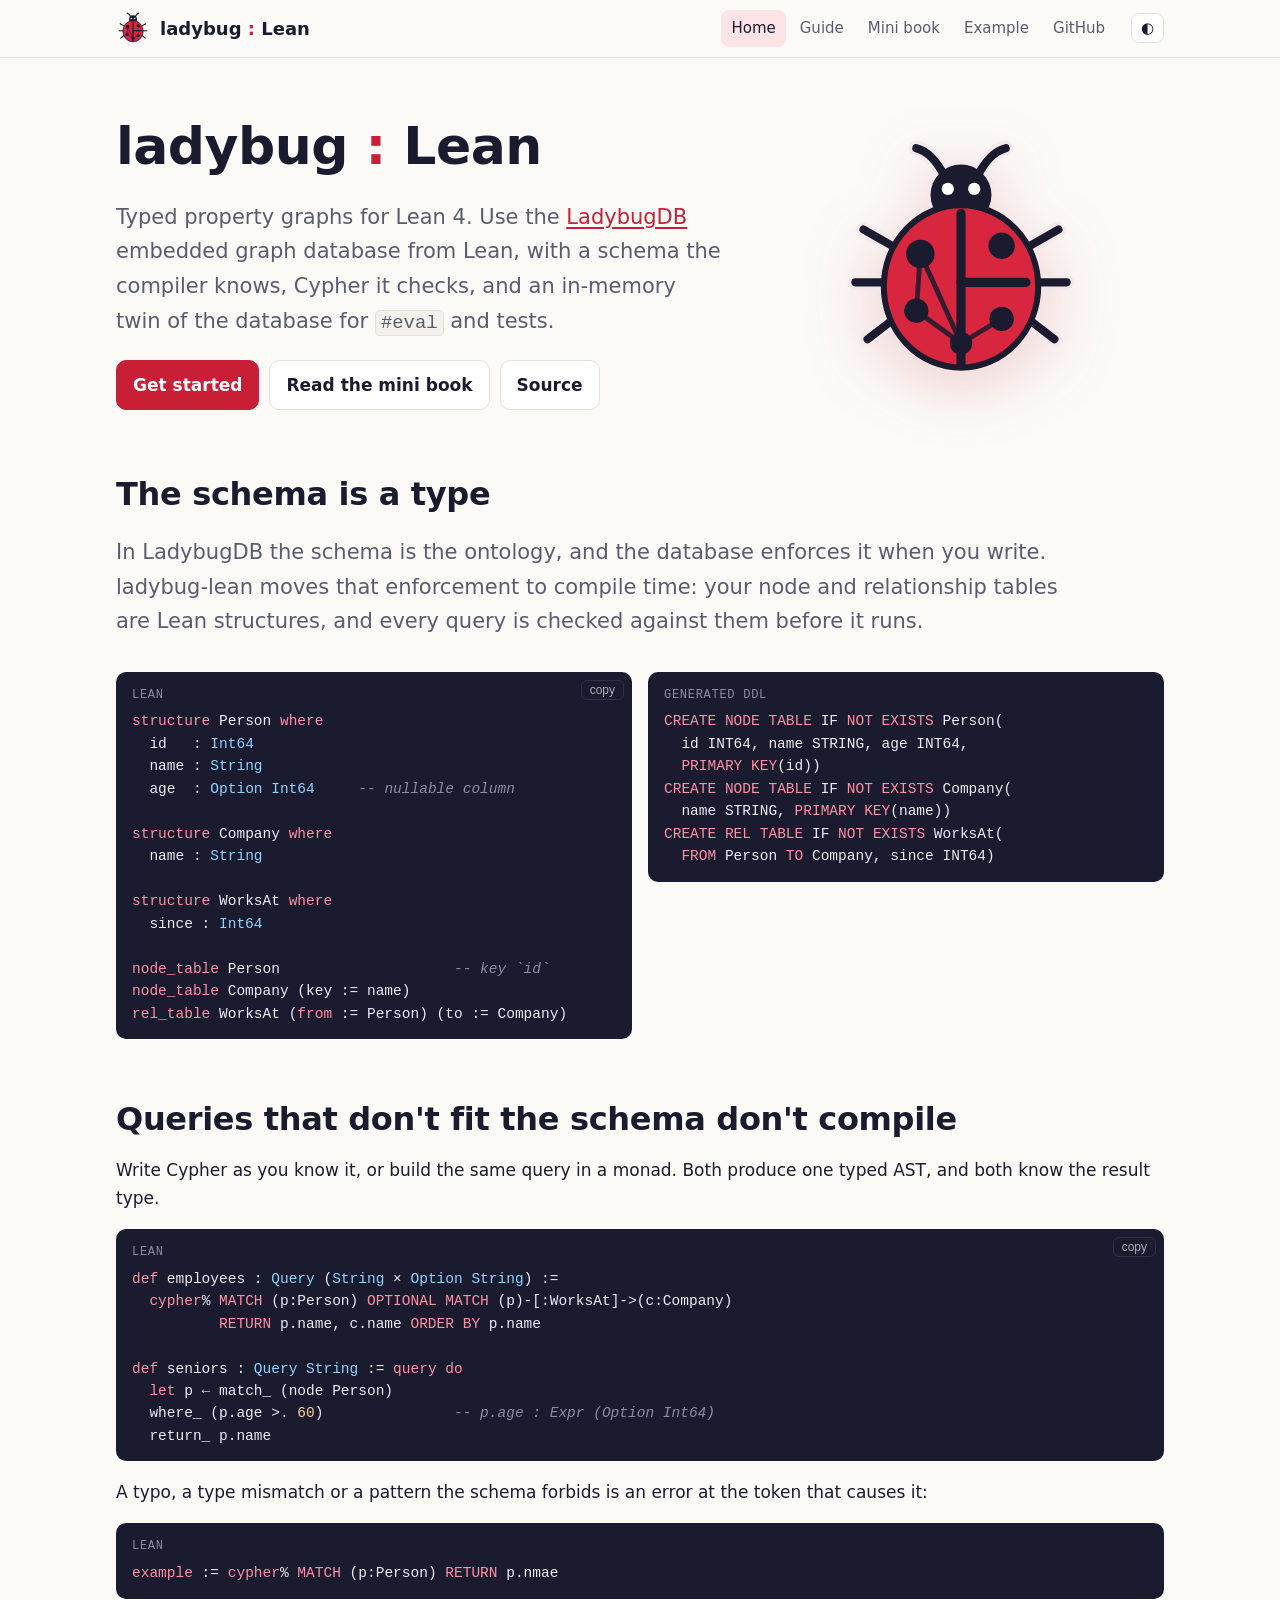
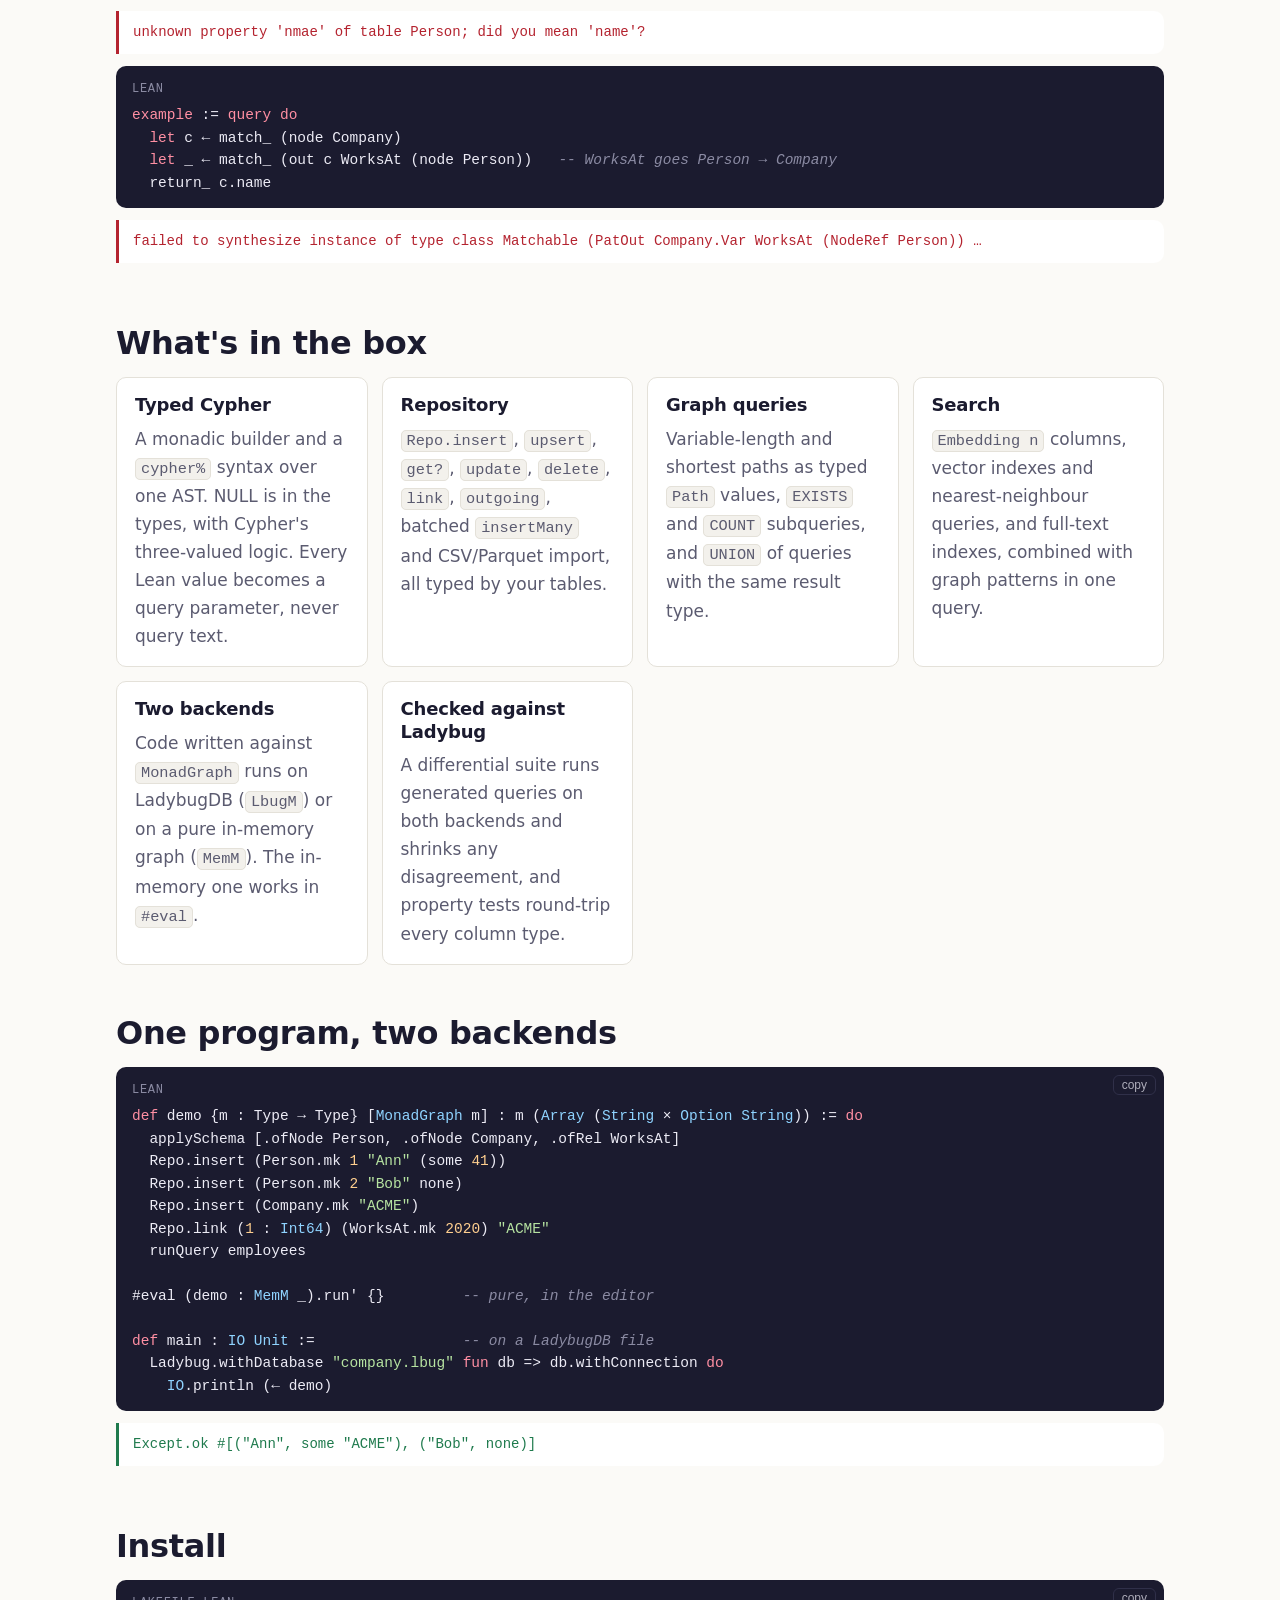
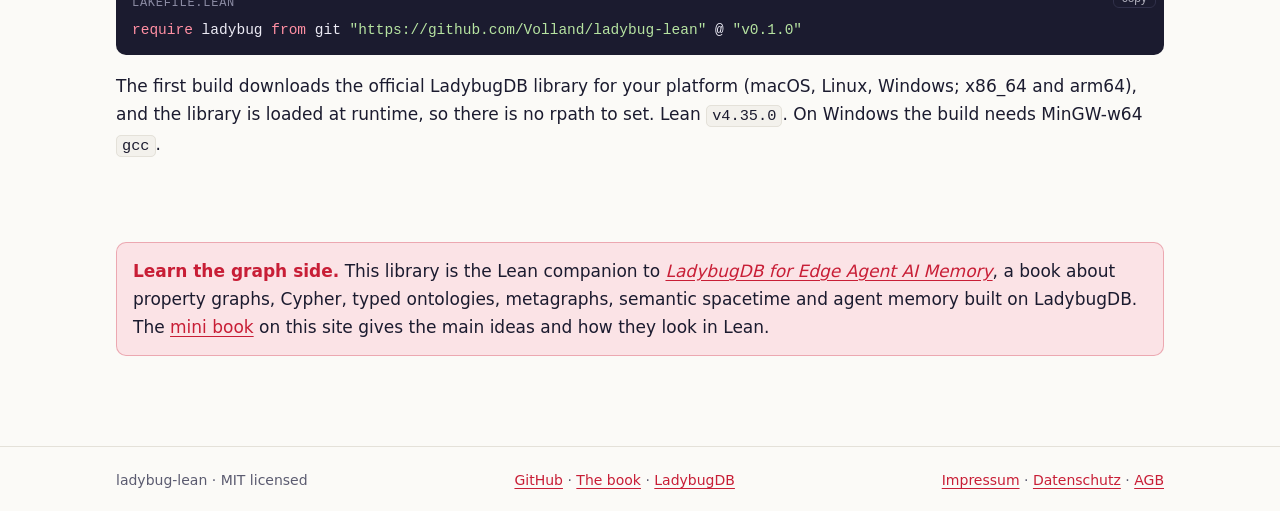
<file: site/index.html>
<!doctype html>
<html lang="en">
<head>
  <meta charset="utf-8">
  <meta name="viewport" content="width=device-width, initial-scale=1">
  <title>ladybug-lean</title>
  <meta name="description" content="Typed property graphs for Lean 4: LadybugDB with a compile-time-checked Cypher DSL, a repository layer and an in-memory backend.">
  <link rel="icon" href="assets/logo.svg" type="image/svg+xml">
  <link rel="stylesheet" href="assets/style.css">
  <script src="assets/site.js" defer></script>
</head>
<body>
<header class="site-header">
  <div class="inner">
    <a class="brand" href="index.html"><img src="assets/logo.svg" alt=""><span>ladybug<span class="colon"> : </span><span class="full">Lean</span></span></a>
    <nav class="nav" aria-label="Main">
      <a href="index.html" aria-current="page">Home</a>
      <a href="guide.html">Guide</a>
      <a href="book.html">Mini book</a>
      <a href="examples.html">Example</a>
      <a href="https://github.com/Volland/ladybug-lean">GitHub</a>
    </nav>
    <button class="theme-toggle" type="button" aria-label="Switch colour theme">◐</button>
  </div>
</header>

<main>
  <section class="hero">
    <div>
      <h1 class="title">ladybug<span class="colon"> : </span>Lean</h1>
      <p class="lede">Typed property graphs for Lean 4. Use the <a href="https://github.com/LadybugDB/ladybug">LadybugDB</a> embedded graph database from Lean, with a schema the compiler knows, Cypher it checks, and an in-memory twin of the database for <code>#eval</code> and tests.</p>
      <div class="actions">
        <a class="button primary" href="guide.html">Get started</a>
        <a class="button" href="book.html">Read the mini book</a>
        <a class="button" href="https://github.com/Volland/ladybug-lean">Source</a>
      </div>
    </div>
    <img class="mark" src="assets/logo.svg" alt="ladybug-lean logo: a ladybug whose wing split is the type turnstile ⊢ and whose spots form a small graph">
  </section>

  <section>
    <h2>The schema is a type</h2>
    <p class="lede">In LadybugDB the schema is the ontology, and the database enforces it when you write. ladybug-lean moves that enforcement to compile time: your node and relationship tables are Lean structures, and every query is checked against them before it runs.</p>
    <div class="split">
<pre data-label="Lean"><code>structure Person where
  id   : Int64
  name : String
  age  : Option Int64     -- nullable column

structure Company where
  name : String

structure WorksAt where
  since : Int64

node_table Person                    -- key `id`
node_table Company (key := name)
rel_table WorksAt (from := Person) (to := Company)</code></pre>
<pre data-label="Generated DDL" data-nocopy><code class="cypher">CREATE NODE TABLE IF NOT EXISTS Person(
  id INT64, name STRING, age INT64,
  PRIMARY KEY(id))
CREATE NODE TABLE IF NOT EXISTS Company(
  name STRING, PRIMARY KEY(name))
CREATE REL TABLE IF NOT EXISTS WorksAt(
  FROM Person TO Company, since INT64)</code></pre>
    </div>
  </section>

  <section>
    <h2>Queries that don't fit the schema don't compile</h2>
    <p>Write Cypher as you know it, or build the same query in a monad. Both produce one typed AST, and both know the result type.</p>
<pre data-label="Lean"><code>def employees : Query (String × Option String) :=
  cypher% MATCH (p:Person) OPTIONAL MATCH (p)-[:WorksAt]->(c:Company)
          RETURN p.name, c.name ORDER BY p.name

def seniors : Query String := query do
  let p ← match_ (node Person)
  where_ (p.age >. 60)               -- p.age : Expr (Option Int64)
  return_ p.name</code></pre>
    <p>A typo, a type mismatch or a pattern the schema forbids is an error at the token that causes it:</p>
<pre data-label="Lean" data-nocopy><code>example := cypher% MATCH (p:Person) RETURN p.nmae</code></pre>
    <p class="error-out">unknown property 'nmae' of table Person; did you mean 'name'?</p>
<pre data-label="Lean" data-nocopy><code>example := query do
  let c ← match_ (node Company)
  let _ ← match_ (out c WorksAt (node Person))   -- WorksAt goes Person → Company
  return_ c.name</code></pre>
    <p class="error-out">failed to synthesize instance of type class Matchable (PatOut Company.Var WorksAt (NodeRef Person)) …</p>
  </section>

  <section>
    <h2>What's in the box</h2>
    <div class="grid">
      <div class="card"><h3>Typed Cypher</h3><p>A monadic builder and a <code>cypher%</code> syntax over one AST. NULL is in the types, with Cypher's three-valued logic. Every Lean value becomes a query parameter, never query text.</p></div>
      <div class="card"><h3>Repository</h3><p><code>Repo.insert</code>, <code>upsert</code>, <code>get?</code>, <code>update</code>, <code>delete</code>, <code>link</code>, <code>outgoing</code>, batched <code>insertMany</code> and CSV/Parquet import, all typed by your tables.</p></div>
      <div class="card"><h3>Graph queries</h3><p>Variable-length and shortest paths as typed <code>Path</code> values, <code>EXISTS</code> and <code>COUNT</code> subqueries, and <code>UNION</code> of queries with the same result type.</p></div>
      <div class="card"><h3>Search</h3><p><code>Embedding n</code> columns, vector indexes and nearest-neighbour queries, and full-text indexes, combined with graph patterns in one query.</p></div>
      <div class="card"><h3>Two backends</h3><p>Code written against <code>MonadGraph</code> runs on LadybugDB (<code>LbugM</code>) or on a pure in-memory graph (<code>MemM</code>). The in-memory one works in <code>#eval</code>.</p></div>
      <div class="card"><h3>Checked against Ladybug</h3><p>A differential suite runs generated queries on both backends and shrinks any disagreement, and property tests round-trip every column type.</p></div>
    </div>
  </section>

  <section>
    <h2>One program, two backends</h2>
<pre data-label="Lean"><code>def demo {m : Type → Type} [MonadGraph m] : m (Array (String × Option String)) := do
  applySchema [.ofNode Person, .ofNode Company, .ofRel WorksAt]
  Repo.insert (Person.mk 1 "Ann" (some 41))
  Repo.insert (Person.mk 2 "Bob" none)
  Repo.insert (Company.mk "ACME")
  Repo.link (1 : Int64) (WorksAt.mk 2020) "ACME"
  runQuery employees

#eval (demo : MemM _).run' {}         -- pure, in the editor

def main : IO Unit :=                 -- on a LadybugDB file
  Ladybug.withDatabase "company.lbug" fun db => db.withConnection do
    IO.println (← demo)</code></pre>
    <p class="ok-out">Except.ok #[("Ann", some "ACME"), ("Bob", none)]</p>
  </section>

  <section>
    <h2>Install</h2>
<pre data-label="lakefile.lean"><code>require ladybug from git "https://github.com/Volland/ladybug-lean" @ "v0.1.0"</code></pre>
    <p>The first build downloads the official LadybugDB library for your platform (macOS, Linux, Windows; x86_64 and arm64), and the library is loaded at runtime, so there is no rpath to set. Lean <code>v4.35.0</code>. On Windows the build needs MinGW-w64 <code>gcc</code>.</p>
  </section>

  <section>
    <div class="callout">
      <strong>Learn the graph side.</strong> This library is the Lean companion to <a href="https://leanpub.com/ladybugdb"><em>LadybugDB for Edge Agent AI Memory</em></a>, a book about property graphs, Cypher, typed ontologies, metagraphs, semantic spacetime and agent memory built on LadybugDB. The <a href="book.html">mini book</a> on this site gives the main ideas and how they look in Lean.
    </div>
  </section>
</main>

<footer>
  <div class="inner">
    <span>ladybug-lean · MIT licensed</span>
    <span><a href="https://github.com/Volland/ladybug-lean">GitHub</a> · <a href="https://leanpub.com/ladybugdb">The book</a> · <a href="https://github.com/LadybugDB/ladybug">LadybugDB</a></span>
    <span><a href="impressum.html">Impressum</a> · <a href="datenschutz.html">Datenschutz</a> · <a href="agb.html">AGB</a></span>
  </div>
</footer>
</body>
</html>
</file>
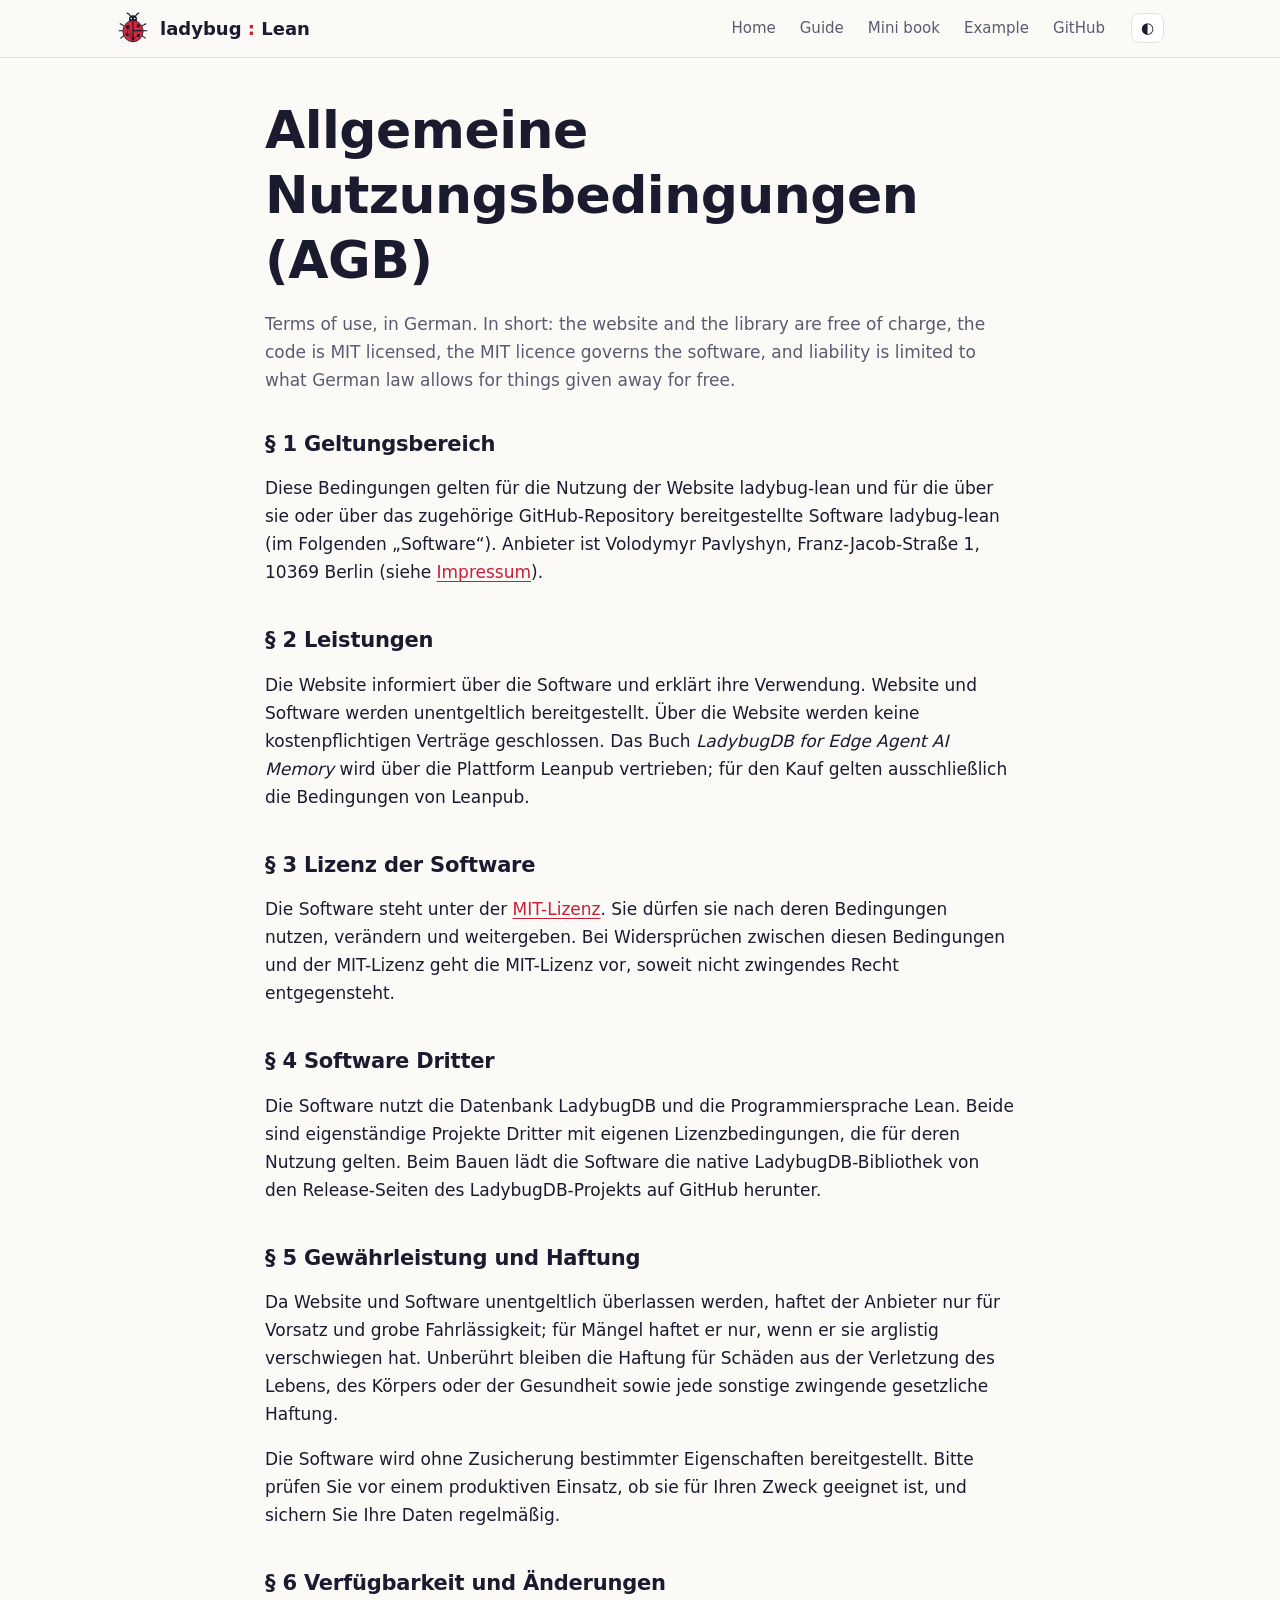
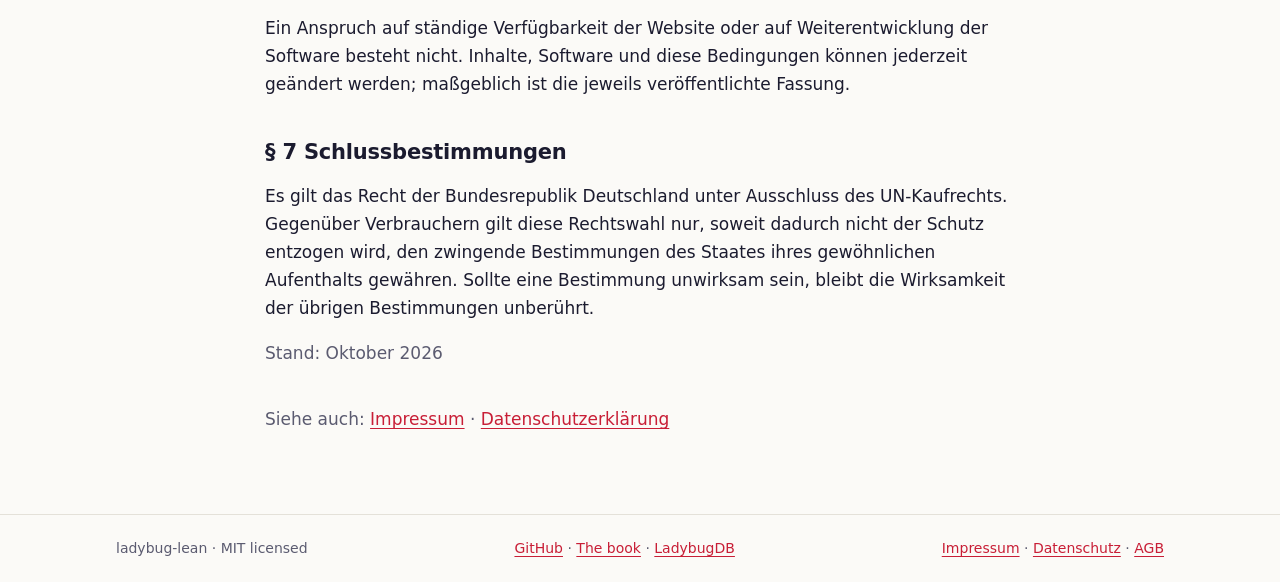
<file: site/agb.html>
<!doctype html>
<html lang="de">
<head>
  <meta charset="utf-8">
  <meta name="viewport" content="width=device-width, initial-scale=1">
  <title>AGB · ladybug-lean</title>
  <meta name="description" content="Allgemeine Nutzungsbedingungen (terms of use) of the ladybug-lean website and software.">
  <link rel="icon" href="assets/logo.svg" type="image/svg+xml">
  <link rel="stylesheet" href="assets/style.css">
  <script src="assets/site.js" defer></script>
</head>
<body>
<header class="site-header">
  <div class="inner">
    <a class="brand" href="index.html"><img src="assets/logo.svg" alt=""><span>ladybug<span class="colon"> : </span><span class="full">Lean</span></span></a>
    <nav class="nav" aria-label="Main">
      <a href="index.html">Home</a>
      <a href="guide.html">Guide</a>
      <a href="book.html">Mini book</a>
      <a href="examples.html">Example</a>
      <a href="https://github.com/Volland/ladybug-lean">GitHub</a>
    </nav>
    <button class="theme-toggle" type="button" aria-label="Switch colour theme">◐</button>
  </div>
</header>

<main class="legal">
  <h1>Allgemeine Nutzungsbedingungen (AGB)</h1>
  <p class="muted" lang="en">Terms of use, in German. In short: the website and the library are free of charge, the code is MIT licensed, the MIT licence governs the software, and liability is limited to what German law allows for things given away for free.</p>

  <section>
    <h2>§ 1 Geltungsbereich</h2>
    <p>Diese Bedingungen gelten für die Nutzung der Website ladybug-lean und für die über sie oder über das zugehörige GitHub-Repository bereitgestellte Software ladybug-lean (im Folgenden „Software“). Anbieter ist Volodymyr Pavlyshyn, Franz-Jacob-Straße 1, 10369 Berlin (siehe <a href="impressum.html">Impressum</a>).</p>
  </section>

  <section>
    <h2>§ 2 Leistungen</h2>
    <p>Die Website informiert über die Software und erklärt ihre Verwendung. Website und Software werden unentgeltlich bereitgestellt. Über die Website werden keine kostenpflichtigen Verträge geschlossen. Das Buch <em>LadybugDB for Edge Agent AI Memory</em> wird über die Plattform Leanpub vertrieben; für den Kauf gelten ausschließlich die Bedingungen von Leanpub.</p>
  </section>

  <section>
    <h2>§ 3 Lizenz der Software</h2>
    <p>Die Software steht unter der <a href="https://github.com/Volland/ladybug-lean/blob/main/LICENSE">MIT-Lizenz</a>. Sie dürfen sie nach deren Bedingungen nutzen, verändern und weitergeben. Bei Widersprüchen zwischen diesen Bedingungen und der MIT-Lizenz geht die MIT-Lizenz vor, soweit nicht zwingendes Recht entgegensteht.</p>
  </section>

  <section>
    <h2>§ 4 Software Dritter</h2>
    <p>Die Software nutzt die Datenbank LadybugDB und die Programmiersprache Lean. Beide sind eigenständige Projekte Dritter mit eigenen Lizenzbedingungen, die für deren Nutzung gelten. Beim Bauen lädt die Software die native LadybugDB-Bibliothek von den Release-Seiten des LadybugDB-Projekts auf GitHub herunter.</p>
  </section>

  <section>
    <h2>§ 5 Gewährleistung und Haftung</h2>
    <p>Da Website und Software unentgeltlich überlassen werden, haftet der Anbieter nur für Vorsatz und grobe Fahrlässigkeit; für Mängel haftet er nur, wenn er sie arglistig verschwiegen hat. Unberührt bleiben die Haftung für Schäden aus der Verletzung des Lebens, des Körpers oder der Gesundheit sowie jede sonstige zwingende gesetzliche Haftung.</p>
    <p>Die Software wird ohne Zusicherung bestimmter Eigenschaften bereitgestellt. Bitte prüfen Sie vor einem produktiven Einsatz, ob sie für Ihren Zweck geeignet ist, und sichern Sie Ihre Daten regelmäßig.</p>
  </section>

  <section>
    <h2>§ 6 Verfügbarkeit und Änderungen</h2>
    <p>Ein Anspruch auf ständige Verfügbarkeit der Website oder auf Weiterentwicklung der Software besteht nicht. Inhalte, Software und diese Bedingungen können jederzeit geändert werden; maßgeblich ist die jeweils veröffentlichte Fassung.</p>
  </section>

  <section>
    <h2>§ 7 Schlussbestimmungen</h2>
    <p>Es gilt das Recht der Bundesrepublik Deutschland unter Ausschluss des UN-Kaufrechts. Gegenüber Verbrauchern gilt diese Rechtswahl nur, soweit dadurch nicht der Schutz entzogen wird, den zwingende Bestimmungen des Staates ihres gewöhnlichen Aufenthalts gewähren. Sollte eine Bestimmung unwirksam sein, bleibt die Wirksamkeit der übrigen Bestimmungen unberührt.</p>
    <p class="muted">Stand: Oktober 2026</p>
  </section>

  <p class="muted">Siehe auch: <a href="impressum.html">Impressum</a> · <a href="datenschutz.html">Datenschutzerklärung</a></p>
</main>

<footer>
  <div class="inner">
    <span>ladybug-lean · MIT licensed</span>
    <span><a href="https://github.com/Volland/ladybug-lean">GitHub</a> · <a href="https://leanpub.com/ladybugdb">The book</a> · <a href="https://github.com/LadybugDB/ladybug">LadybugDB</a></span>
    <span><a href="impressum.html">Impressum</a> · <a href="datenschutz.html">Datenschutz</a> · <a href="agb.html">AGB</a></span>
  </div>
</footer>
</body>
</html>
</file>
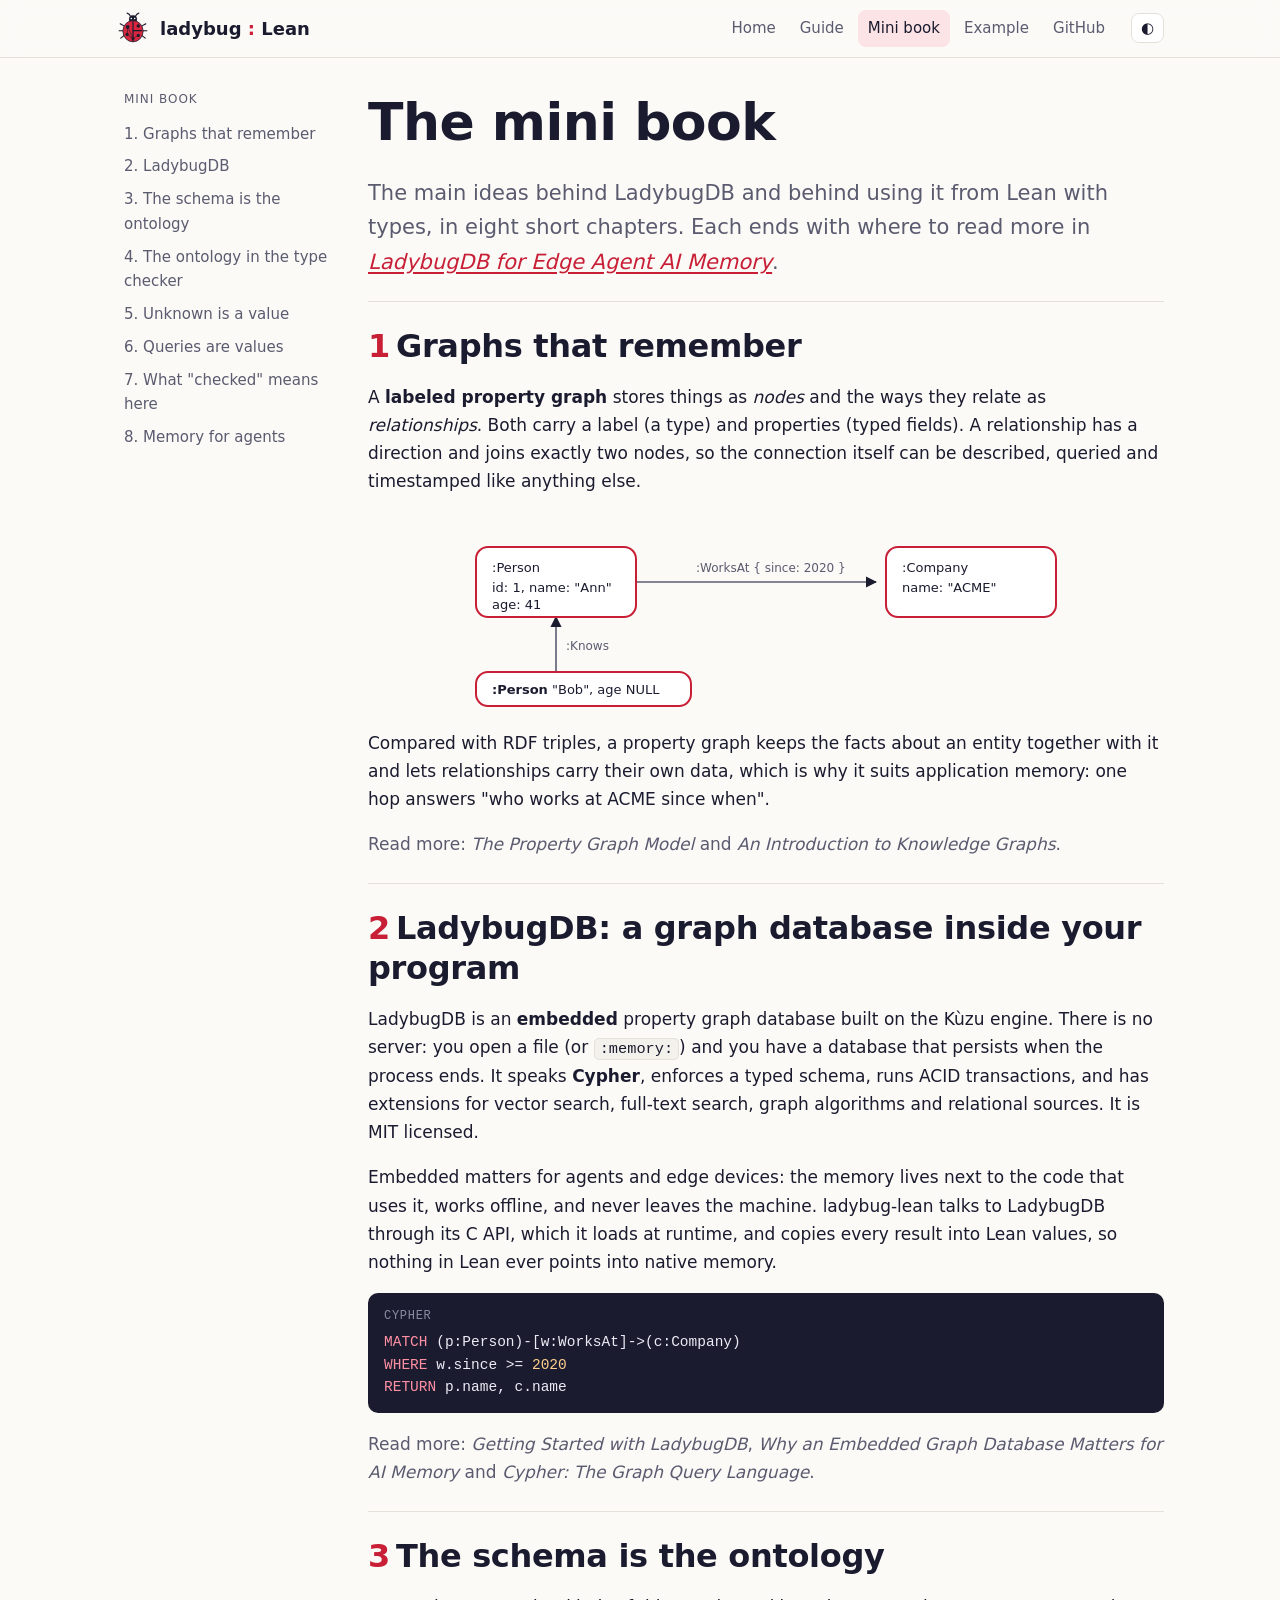
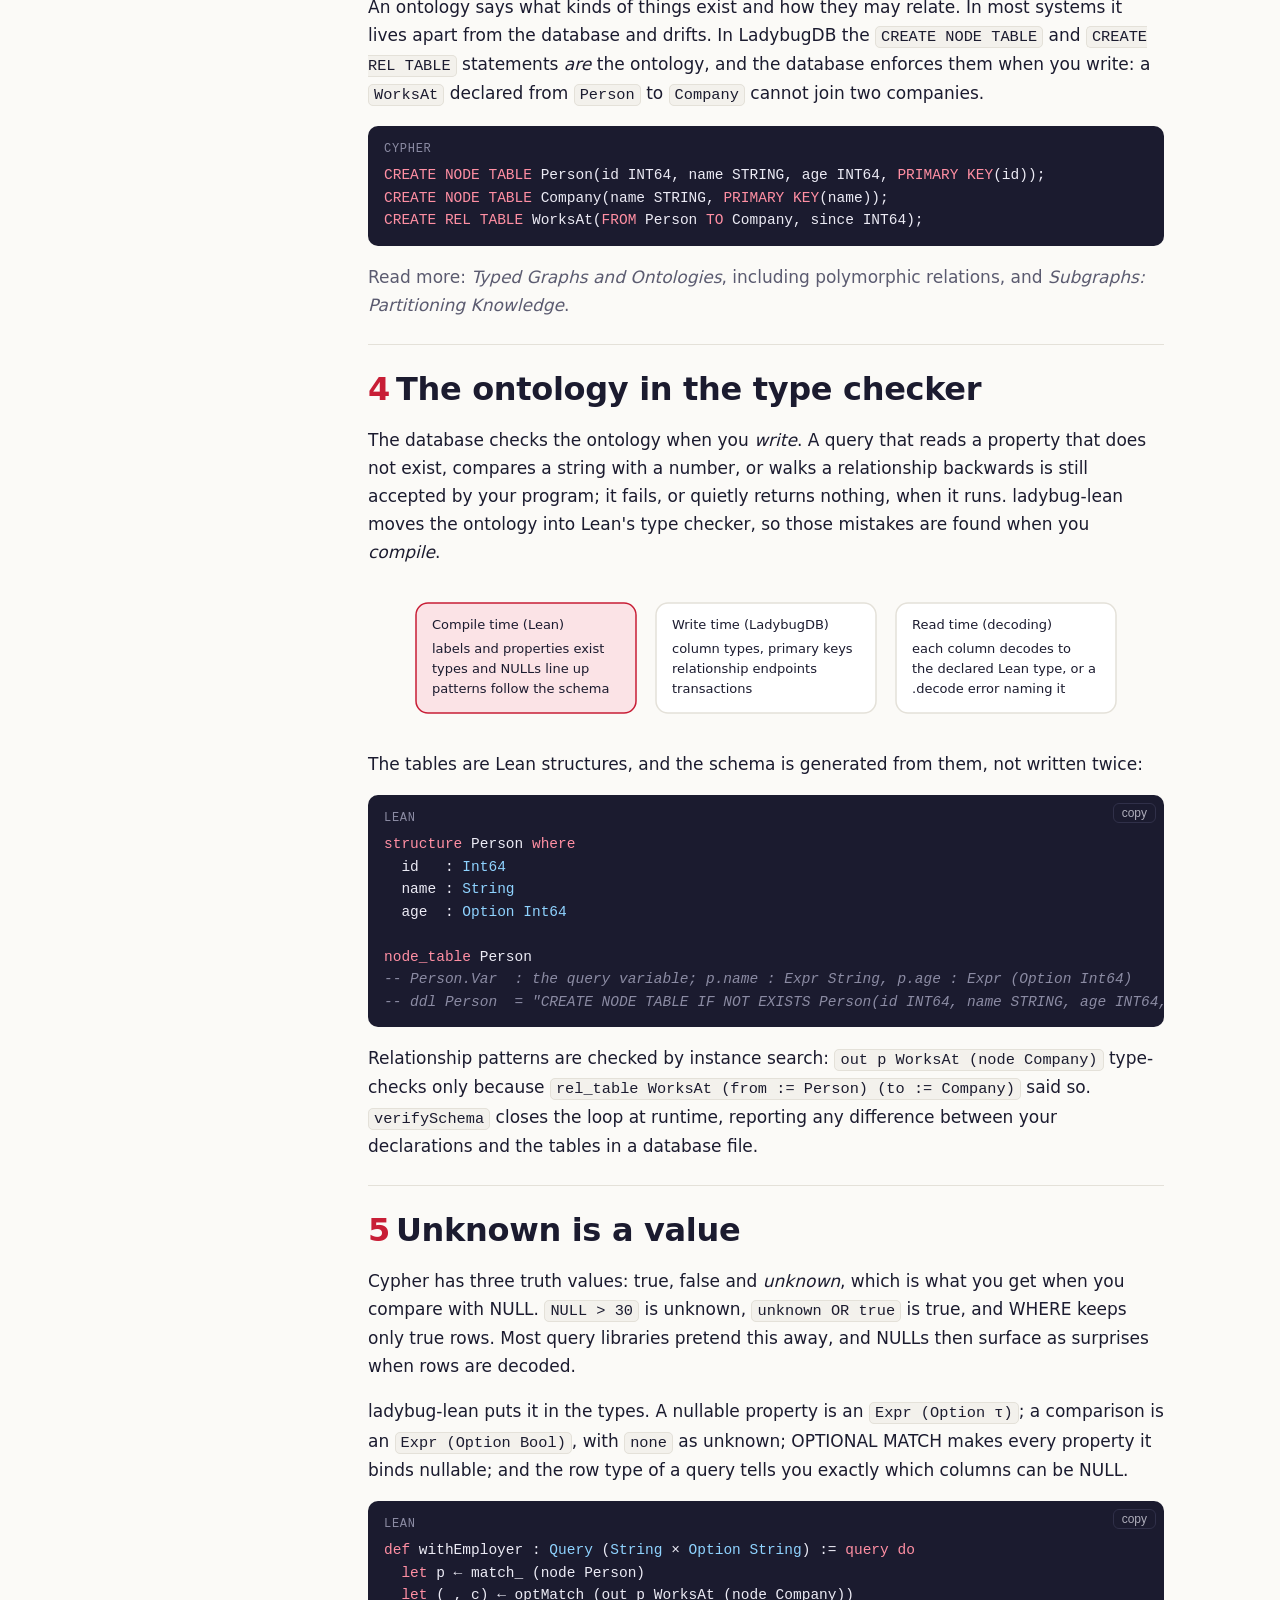
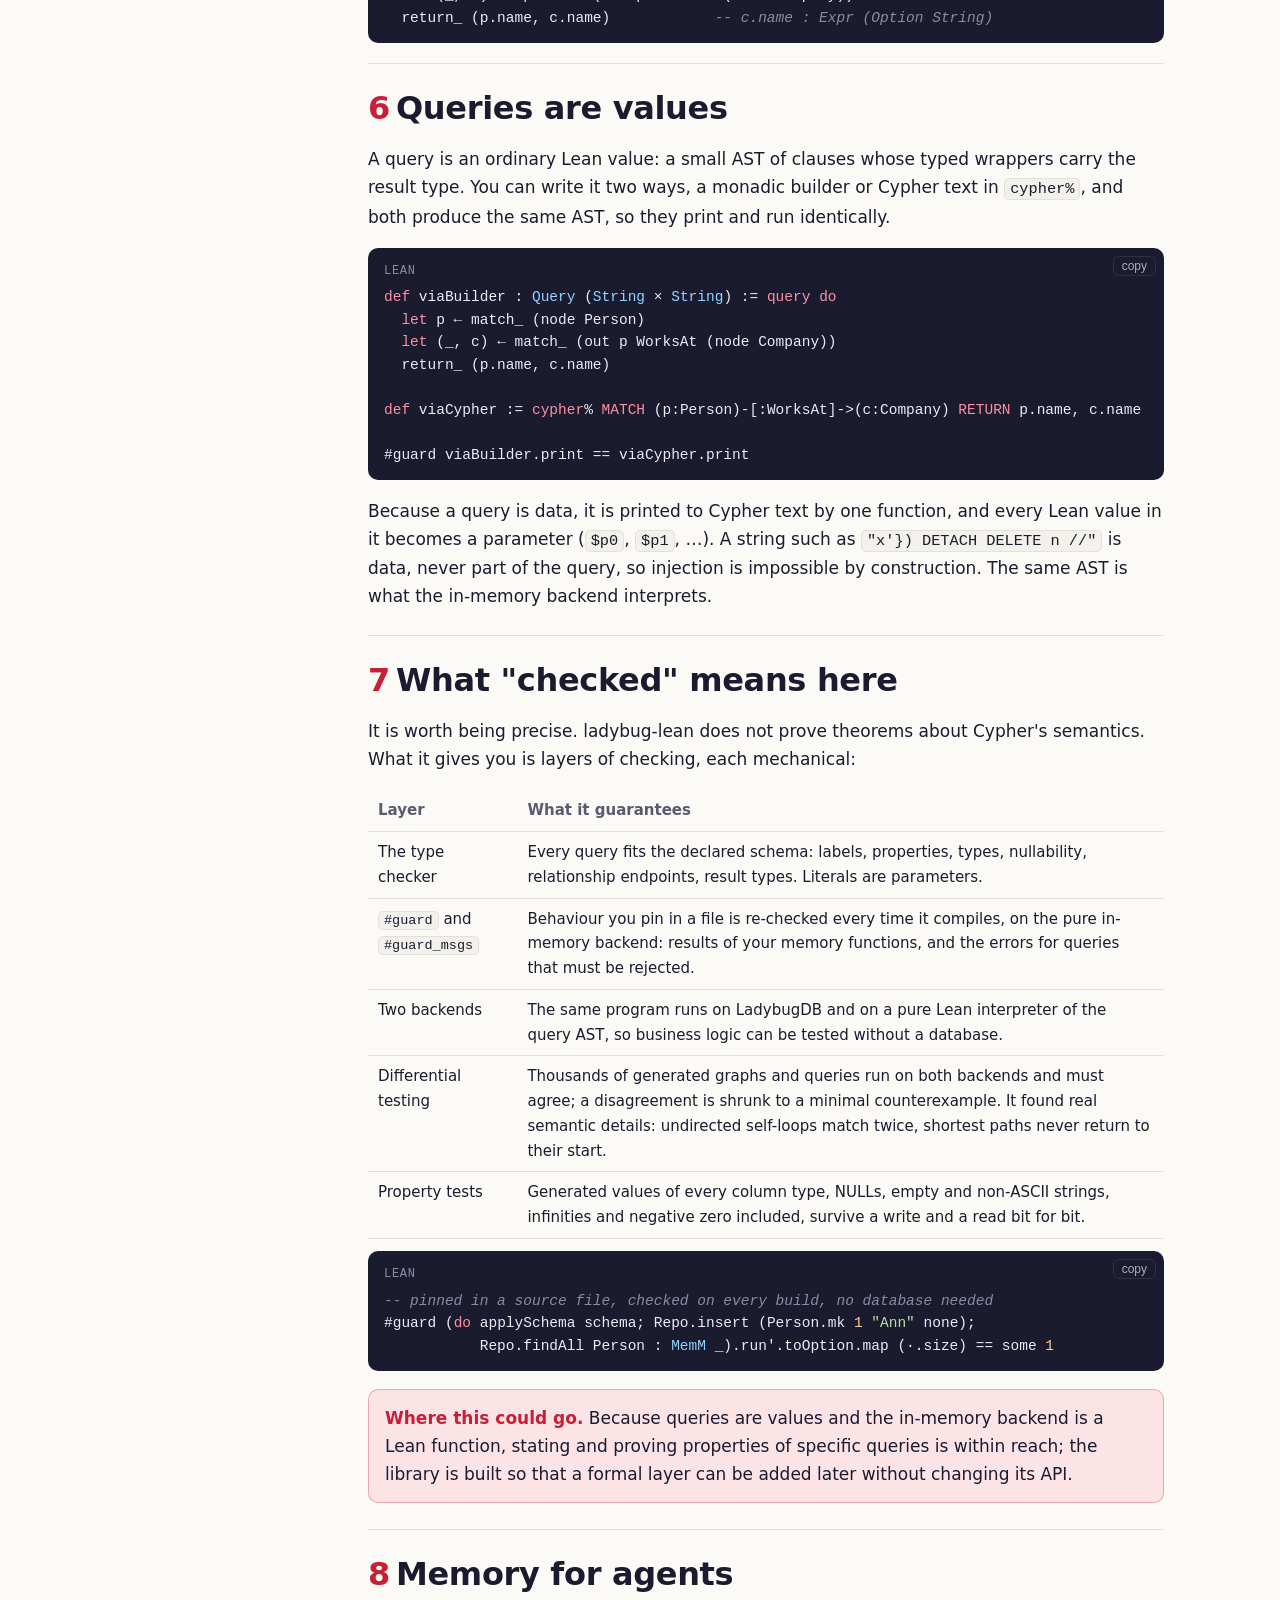
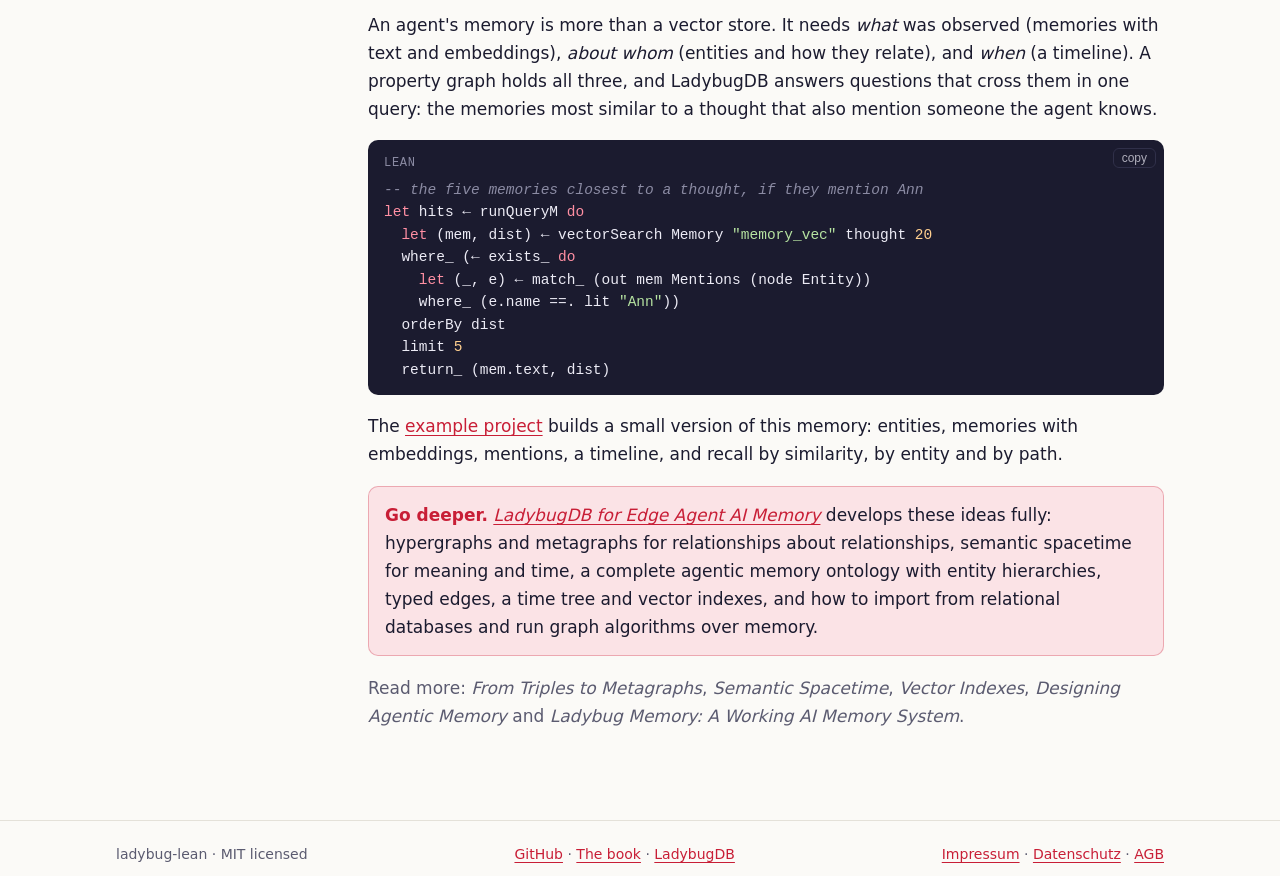
<file: site/book.html>
<!doctype html>
<html lang="en">
<head>
  <meta charset="utf-8">
  <meta name="viewport" content="width=device-width, initial-scale=1">
  <title>Mini book · ladybug-lean</title>
  <meta name="description" content="The main ideas of LadybugDB and of typed property graphs in Lean, in eight short chapters.">
  <link rel="icon" href="assets/logo.svg" type="image/svg+xml">
  <link rel="stylesheet" href="assets/style.css">
  <script src="assets/site.js" defer></script>
</head>
<body>
<header class="site-header">
  <div class="inner">
    <a class="brand" href="index.html"><img src="assets/logo.svg" alt=""><span>ladybug<span class="colon"> : </span><span class="full">Lean</span></span></a>
    <nav class="nav" aria-label="Main">
      <a href="index.html">Home</a>
      <a href="guide.html">Guide</a>
      <a href="book.html" aria-current="page">Mini book</a>
      <a href="examples.html">Example</a>
      <a href="https://github.com/Volland/ladybug-lean">GitHub</a>
    </nav>
    <button class="theme-toggle" type="button" aria-label="Switch colour theme">◐</button>
  </div>
</header>

<main class="doc">
  <nav class="toc" aria-label="Chapters">
    <p class="label">Mini book</p>
    <ol>
      <li><a href="#graphs">1. Graphs that remember</a></li>
      <li><a href="#ladybug">2. LadybugDB</a></li>
      <li><a href="#ontology">3. The schema is the ontology</a></li>
      <li><a href="#types">4. The ontology in the type checker</a></li>
      <li><a href="#unknown">5. Unknown is a value</a></li>
      <li><a href="#queries">6. Queries are values</a></li>
      <li><a href="#verified">7. What "checked" means here</a></li>
      <li><a href="#memory">8. Memory for agents</a></li>
    </ol>
  </nav>

  <article>
    <h1>The mini book</h1>
    <p class="lede">The main ideas behind LadybugDB and behind using it from Lean with types, in eight short chapters. Each ends with where to read more in <a href="https://leanpub.com/ladybugdb"><em>LadybugDB for Edge Agent AI Memory</em></a>.</p>

    <section id="graphs">
      <h2><span class="chapter-num">1</span>Graphs that remember</h2>
      <p>A <strong>labeled property graph</strong> stores things as <em>nodes</em> and the ways they relate as <em>relationships</em>. Both carry a label (a type) and properties (typed fields). A relationship has a direction and joins exactly two nodes, so the connection itself can be described, queried and timestamped like anything else.</p>
      <svg class="diagram" viewBox="0 0 720 200" role="img" aria-label="Two Person nodes, Ann and Bob, a Company node ACME, a WorksAt relationship from Ann to ACME with since 2020, and a Knows relationship from Bob to Ann">
        <defs><marker id="arrow" viewBox="0 0 10 10" refX="9" refY="5" markerWidth="7" markerHeight="7" orient="auto"><path d="M0 0 L10 5 L0 10 z" fill="currentColor"/></marker></defs>
        <g style="color: var(--muted)">
          <path class="edge" d="M210 70 L470 70" marker-end="url(#arrow)"/>
          <path class="edge" d="M150 160 L150 105" marker-end="url(#arrow)"/>
        </g>
        <rect class="node" x="70" y="35" width="160" height="70" rx="12"/>
        <text x="86" y="60" font-weight="700">:Person</text>
        <text x="86" y="80">id: 1, name: "Ann"</text>
        <text x="86" y="97">age: 41</text>
        <rect class="node" x="480" y="35" width="170" height="70" rx="12"/>
        <text x="496" y="60" font-weight="700">:Company</text>
        <text x="496" y="80">name: "ACME"</text>
        <text class="lbl" x="290" y="60">:WorksAt { since: 2020 }</text>
        <rect class="node" x="70" y="160" width="215" height="34" rx="12"/>
        <text x="86" y="182"><tspan font-weight="700">:Person</tspan> "Bob", age NULL</text>
        <text class="lbl" x="160" y="138">:Knows</text>
      </svg>
      <p>Compared with RDF triples, a property graph keeps the facts about an entity together with it and lets relationships carry their own data, which is why it suits application memory: one hop answers "who works at ACME since when".</p>
      <p class="muted">Read more: <em>The Property Graph Model</em> and <em>An Introduction to Knowledge Graphs</em>.</p>
    </section>

    <section id="ladybug">
      <h2><span class="chapter-num">2</span>LadybugDB: a graph database inside your program</h2>
      <p>LadybugDB is an <strong>embedded</strong> property graph database built on the Kùzu engine. There is no server: you open a file (or <code>:memory:</code>) and you have a database that persists when the process ends. It speaks <strong>Cypher</strong>, enforces a typed schema, runs ACID transactions, and has extensions for vector search, full-text search, graph algorithms and relational sources. It is MIT licensed.</p>
      <p>Embedded matters for agents and edge devices: the memory lives next to the code that uses it, works offline, and never leaves the machine. ladybug-lean talks to LadybugDB through its C API, which it loads at runtime, and copies every result into Lean values, so nothing in Lean ever points into native memory.</p>
<pre data-label="Cypher" data-nocopy><code class="cypher">MATCH (p:Person)-[w:WorksAt]->(c:Company)
WHERE w.since >= 2020
RETURN p.name, c.name</code></pre>
      <p class="muted">Read more: <em>Getting Started with LadybugDB</em>, <em>Why an Embedded Graph Database Matters for AI Memory</em> and <em>Cypher: The Graph Query Language</em>.</p>
    </section>

    <section id="ontology">
      <h2><span class="chapter-num">3</span>The schema is the ontology</h2>
      <p>An ontology says what kinds of things exist and how they may relate. In most systems it lives apart from the database and drifts. In LadybugDB the <code>CREATE NODE TABLE</code> and <code>CREATE REL TABLE</code> statements <em>are</em> the ontology, and the database enforces them when you write: a <code>WorksAt</code> declared from <code>Person</code> to <code>Company</code> cannot join two companies.</p>
<pre data-label="Cypher" data-nocopy><code class="cypher">CREATE NODE TABLE Person(id INT64, name STRING, age INT64, PRIMARY KEY(id));
CREATE NODE TABLE Company(name STRING, PRIMARY KEY(name));
CREATE REL TABLE WorksAt(FROM Person TO Company, since INT64);</code></pre>
      <p class="muted">Read more: <em>Typed Graphs and Ontologies</em>, including polymorphic relations, and <em>Subgraphs: Partitioning Knowledge</em>.</p>
    </section>

    <section id="types">
      <h2><span class="chapter-num">4</span>The ontology in the type checker</h2>
      <p>The database checks the ontology when you <em>write</em>. A query that reads a property that does not exist, compares a string with a number, or walks a relationship backwards is still accepted by your program; it fails, or quietly returns nothing, when it runs. ladybug-lean moves the ontology into Lean's type checker, so those mistakes are found when you <em>compile</em>.</p>
      <svg class="diagram" viewBox="0 0 720 150" role="img" aria-label="Three stages: compile time, write time and read time, with what is checked at each">
        <rect class="hl" x="10" y="20" width="220" height="110" rx="12"/>
        <text x="26" y="46" font-weight="700">Compile time (Lean)</text>
        <text x="26" y="70">labels and properties exist</text>
        <text x="26" y="90">types and NULLs line up</text>
        <text x="26" y="110">patterns follow the schema</text>
        <rect class="box" x="250" y="20" width="220" height="110" rx="12"/>
        <text x="266" y="46" font-weight="700">Write time (LadybugDB)</text>
        <text x="266" y="70">column types, primary keys</text>
        <text x="266" y="90">relationship endpoints</text>
        <text x="266" y="110">transactions</text>
        <rect class="box" x="490" y="20" width="220" height="110" rx="12"/>
        <text x="506" y="46" font-weight="700">Read time (decoding)</text>
        <text x="506" y="70">each column decodes to</text>
        <text x="506" y="90">the declared Lean type, or a</text>
        <text x="506" y="110">.decode error naming it</text>
      </svg>
      <p>The tables are Lean structures, and the schema is generated from them, not written twice:</p>
<pre data-label="Lean"><code>structure Person where
  id   : Int64
  name : String
  age  : Option Int64

node_table Person
-- Person.Var  : the query variable; p.name : Expr String, p.age : Expr (Option Int64)
-- ddl Person  = "CREATE NODE TABLE IF NOT EXISTS Person(id INT64, name STRING, age INT64, PRIMARY KEY(id))"</code></pre>
      <p>Relationship patterns are checked by instance search: <code>out p WorksAt (node Company)</code> type-checks only because <code>rel_table WorksAt (from := Person) (to := Company)</code> said so. <code>verifySchema</code> closes the loop at runtime, reporting any difference between your declarations and the tables in a database file.</p>
    </section>

    <section id="unknown">
      <h2><span class="chapter-num">5</span>Unknown is a value</h2>
      <p>Cypher has three truth values: true, false and <em>unknown</em>, which is what you get when you compare with NULL. <code>NULL &gt; 30</code> is unknown, <code>unknown OR true</code> is true, and WHERE keeps only true rows. Most query libraries pretend this away, and NULLs then surface as surprises when rows are decoded.</p>
      <p>ladybug-lean puts it in the types. A nullable property is an <code>Expr (Option τ)</code>; a comparison is an <code>Expr (Option Bool)</code>, with <code>none</code> as unknown; OPTIONAL MATCH makes every property it binds nullable; and the row type of a query tells you exactly which columns can be NULL.</p>
<pre data-label="Lean"><code>def withEmployer : Query (String × Option String) := query do
  let p ← match_ (node Person)
  let (_, c) ← optMatch (out p WorksAt (node Company))
  return_ (p.name, c.name)            -- c.name : Expr (Option String)</code></pre>
    </section>

    <section id="queries">
      <h2><span class="chapter-num">6</span>Queries are values</h2>
      <p>A query is an ordinary Lean value: a small AST of clauses whose typed wrappers carry the result type. You can write it two ways, a monadic builder or Cypher text in <code>cypher%</code>, and both produce the same AST, so they print and run identically.</p>
<pre data-label="Lean"><code>def viaBuilder : Query (String × String) := query do
  let p ← match_ (node Person)
  let (_, c) ← match_ (out p WorksAt (node Company))
  return_ (p.name, c.name)

def viaCypher := cypher% MATCH (p:Person)-[:WorksAt]->(c:Company) RETURN p.name, c.name

#guard viaBuilder.print == viaCypher.print</code></pre>
      <p>Because a query is data, it is printed to Cypher text by one function, and every Lean value in it becomes a parameter (<code>$p0</code>, <code>$p1</code>, …). A string such as <code>"x'}) DETACH DELETE n //"</code> is data, never part of the query, so injection is impossible by construction. The same AST is what the in-memory backend interprets.</p>
    </section>

    <section id="verified">
      <h2><span class="chapter-num">7</span>What "checked" means here</h2>
      <p>It is worth being precise. ladybug-lean does not prove theorems about Cypher's semantics. What it gives you is layers of checking, each mechanical:</p>
      <table>
        <tr><th>Layer</th><th>What it guarantees</th></tr>
        <tr><td>The type checker</td><td>Every query fits the declared schema: labels, properties, types, nullability, relationship endpoints, result types. Literals are parameters.</td></tr>
        <tr><td><code>#guard</code> and <code>#guard_msgs</code></td><td>Behaviour you pin in a file is re-checked every time it compiles, on the pure in-memory backend: results of your memory functions, and the errors for queries that must be rejected.</td></tr>
        <tr><td>Two backends</td><td>The same program runs on LadybugDB and on a pure Lean interpreter of the query AST, so business logic can be tested without a database.</td></tr>
        <tr><td>Differential testing</td><td>Thousands of generated graphs and queries run on both backends and must agree; a disagreement is shrunk to a minimal counterexample. It found real semantic details: undirected self-loops match twice, shortest paths never return to their start.</td></tr>
        <tr><td>Property tests</td><td>Generated values of every column type, NULLs, empty and non-ASCII strings, infinities and negative zero included, survive a write and a read bit for bit.</td></tr>
      </table>
<pre data-label="Lean"><code>-- pinned in a source file, checked on every build, no database needed
#guard (do applySchema schema; Repo.insert (Person.mk 1 "Ann" none);
           Repo.findAll Person : MemM _).run'.toOption.map (·.size) == some 1</code></pre>
      <div class="callout"><strong>Where this could go.</strong> Because queries are values and the in-memory backend is a Lean function, stating and proving properties of specific queries is within reach; the library is built so that a formal layer can be added later without changing its API.</div>
    </section>

    <section id="memory">
      <h2><span class="chapter-num">8</span>Memory for agents</h2>
      <p>An agent's memory is more than a vector store. It needs <em>what</em> was observed (memories with text and embeddings), <em>about whom</em> (entities and how they relate), and <em>when</em> (a timeline). A property graph holds all three, and LadybugDB answers questions that cross them in one query: the memories most similar to a thought that also mention someone the agent knows.</p>
<pre data-label="Lean"><code>-- the five memories closest to a thought, if they mention Ann
let hits ← runQueryM do
  let (mem, dist) ← vectorSearch Memory "memory_vec" thought 20
  where_ (← exists_ do
    let (_, e) ← match_ (out mem Mentions (node Entity))
    where_ (e.name ==. lit "Ann"))
  orderBy dist
  limit 5
  return_ (mem.text, dist)</code></pre>
      <p>The <a href="examples.html">example project</a> builds a small version of this memory: entities, memories with embeddings, mentions, a timeline, and recall by similarity, by entity and by path.</p>
      <div class="callout">
        <strong>Go deeper.</strong> <a href="https://leanpub.com/ladybugdb"><em>LadybugDB for Edge Agent AI Memory</em></a> develops these ideas fully: hypergraphs and metagraphs for relationships about relationships, semantic spacetime for meaning and time, a complete agentic memory ontology with entity hierarchies, typed edges, a time tree and vector indexes, and how to import from relational databases and run graph algorithms over memory.
      </div>
      <p class="muted">Read more: <em>From Triples to Metagraphs</em>, <em>Semantic Spacetime</em>, <em>Vector Indexes</em>, <em>Designing Agentic Memory</em> and <em>Ladybug Memory: A Working AI Memory System</em>.</p>
    </section>
  </article>
</main>

<footer>
  <div class="inner">
    <span>ladybug-lean · MIT licensed</span>
    <span><a href="https://github.com/Volland/ladybug-lean">GitHub</a> · <a href="https://leanpub.com/ladybugdb">The book</a> · <a href="https://github.com/LadybugDB/ladybug">LadybugDB</a></span>
    <span><a href="impressum.html">Impressum</a> · <a href="datenschutz.html">Datenschutz</a> · <a href="agb.html">AGB</a></span>
  </div>
</footer>
</body>
</html>
</file>
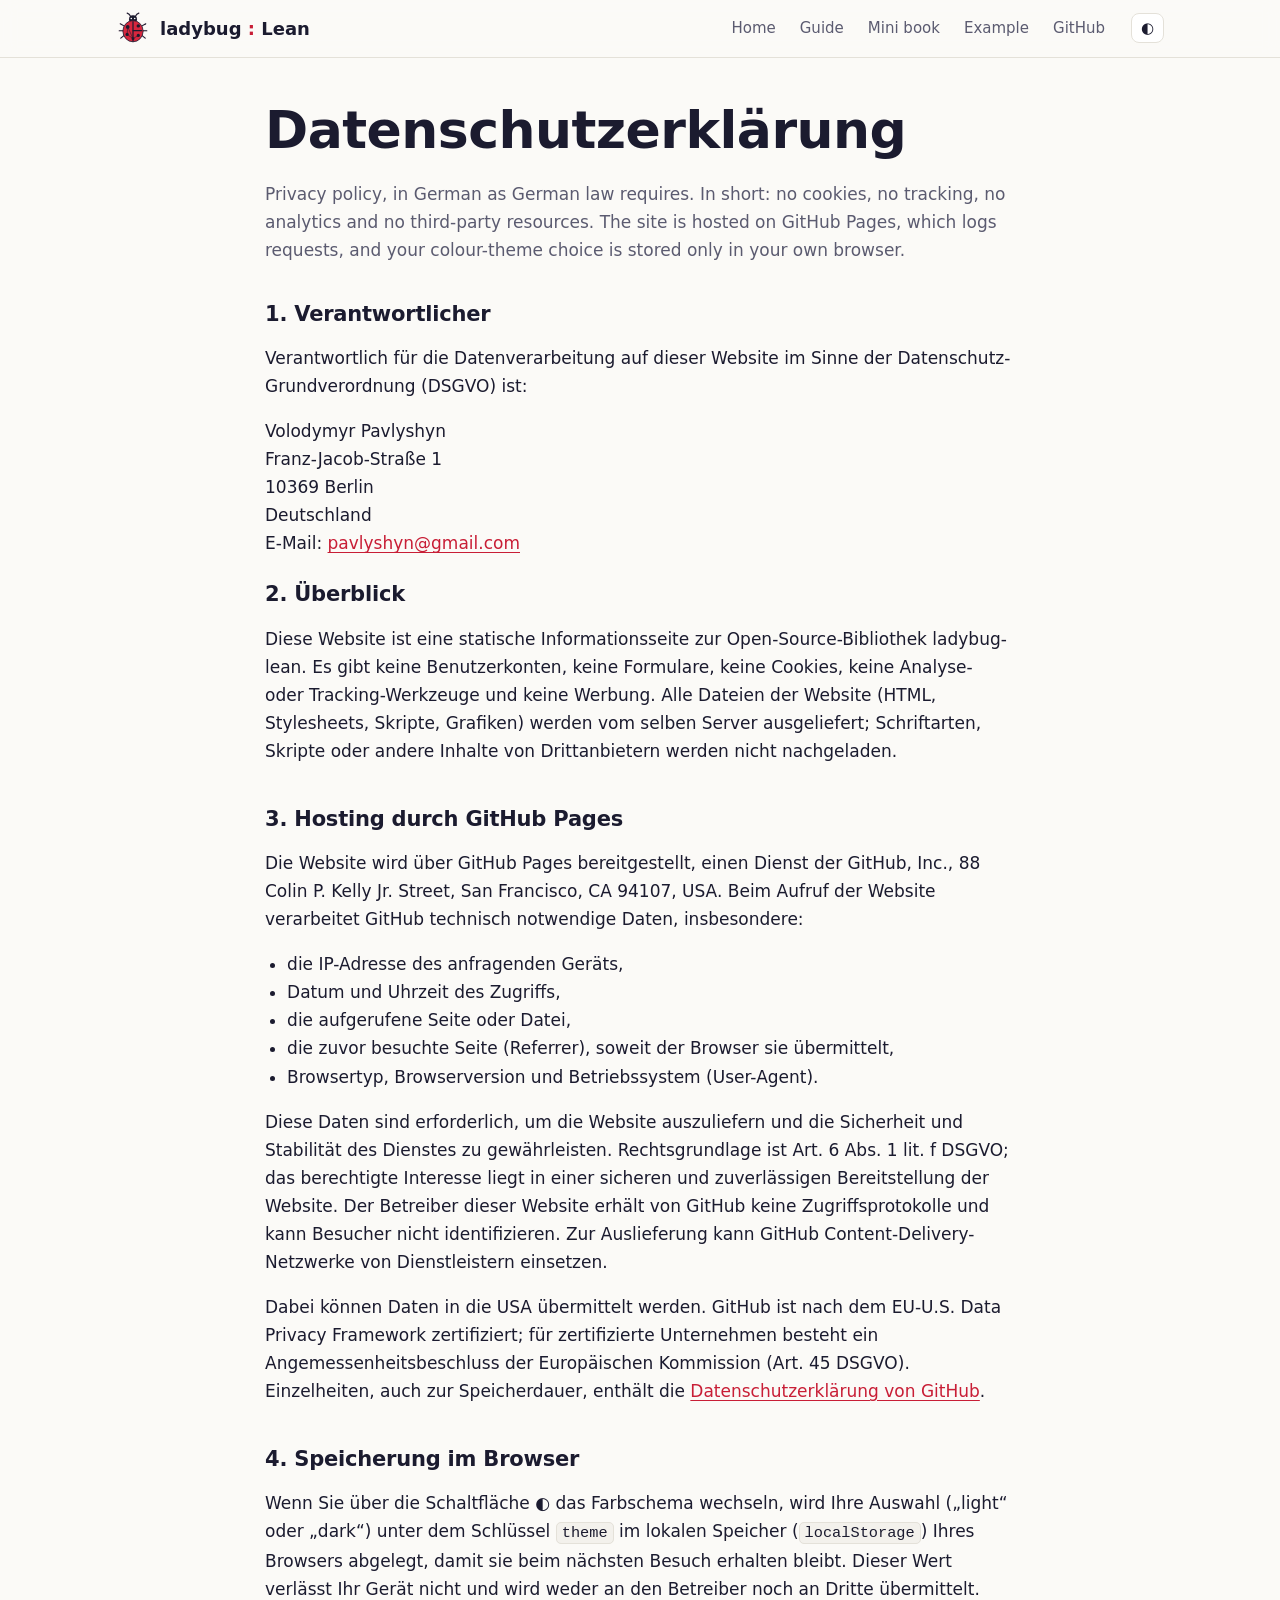
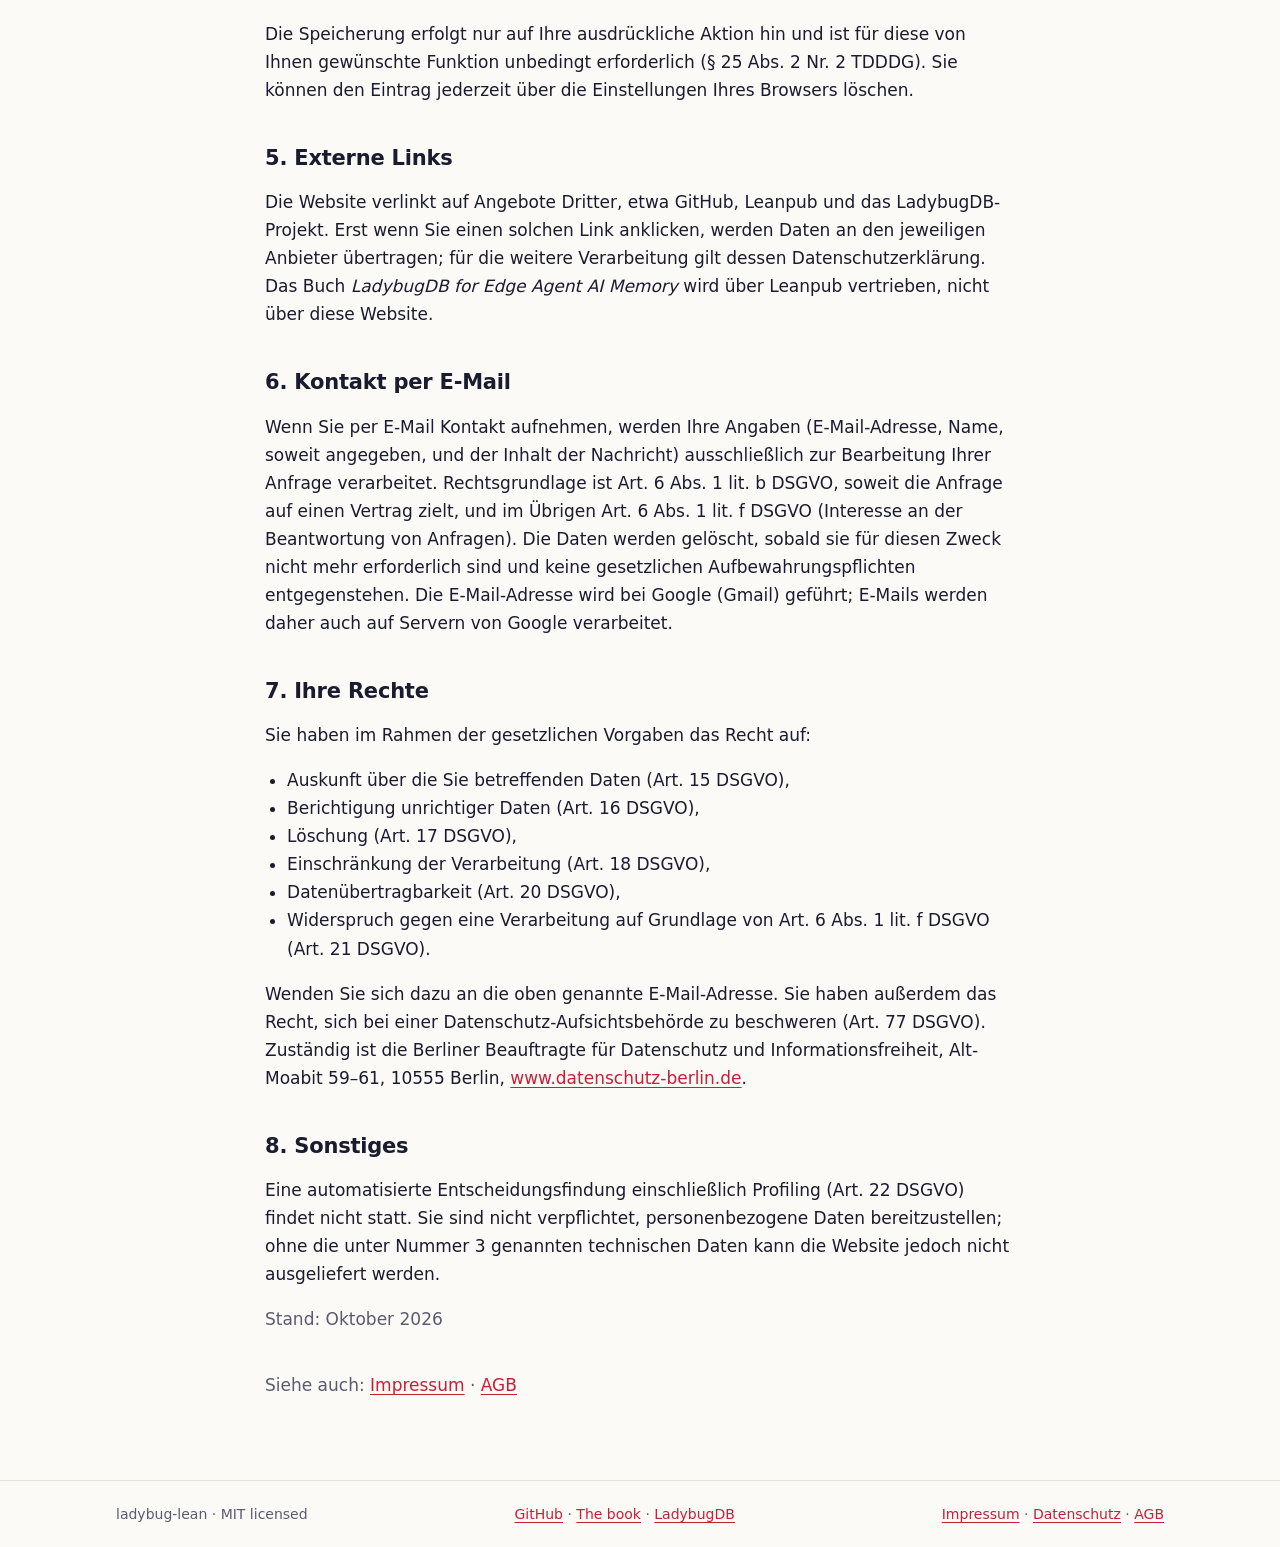
<file: site/datenschutz.html>
<!doctype html>
<html lang="de">
<head>
  <meta charset="utf-8">
  <meta name="viewport" content="width=device-width, initial-scale=1">
  <title>Datenschutz · ladybug-lean</title>
  <meta name="description" content="Datenschutzerklärung (privacy policy) of the ladybug-lean website.">
  <link rel="icon" href="assets/logo.svg" type="image/svg+xml">
  <link rel="stylesheet" href="assets/style.css">
  <script src="assets/site.js" defer></script>
</head>
<body>
<header class="site-header">
  <div class="inner">
    <a class="brand" href="index.html"><img src="assets/logo.svg" alt=""><span>ladybug<span class="colon"> : </span><span class="full">Lean</span></span></a>
    <nav class="nav" aria-label="Main">
      <a href="index.html">Home</a>
      <a href="guide.html">Guide</a>
      <a href="book.html">Mini book</a>
      <a href="examples.html">Example</a>
      <a href="https://github.com/Volland/ladybug-lean">GitHub</a>
    </nav>
    <button class="theme-toggle" type="button" aria-label="Switch colour theme">◐</button>
  </div>
</header>

<main class="legal">
  <h1>Datenschutzerklärung</h1>
  <p class="muted" lang="en">Privacy policy, in German as German law requires. In short: no cookies, no tracking, no analytics and no third-party resources. The site is hosted on GitHub Pages, which logs requests, and your colour-theme choice is stored only in your own browser.</p>

  <section>
    <h2>1. Verantwortlicher</h2>
    <p>Verantwortlich für die Datenverarbeitung auf dieser Website im Sinne der Datenschutz-Grundverordnung (DSGVO) ist:</p>
    <address>
      Volodymyr Pavlyshyn<br>
      Franz-Jacob-Straße 1<br>
      10369 Berlin<br>
      Deutschland<br>
      E-Mail: <a href="mailto:pavlyshyn@gmail.com">pavlyshyn@gmail.com</a>
    </address>
  </section>

  <section>
    <h2>2. Überblick</h2>
    <p>Diese Website ist eine statische Informationsseite zur Open-Source-Bibliothek ladybug-lean. Es gibt keine Benutzerkonten, keine Formulare, keine Cookies, keine Analyse- oder Tracking-Werkzeuge und keine Werbung. Alle Dateien der Website (HTML, Stylesheets, Skripte, Grafiken) werden vom selben Server ausgeliefert; Schriftarten, Skripte oder andere Inhalte von Drittanbietern werden nicht nachgeladen.</p>
  </section>

  <section>
    <h2>3. Hosting durch GitHub Pages</h2>
    <p>Die Website wird über GitHub Pages bereitgestellt, einen Dienst der GitHub, Inc., 88 Colin P. Kelly Jr. Street, San Francisco, CA 94107, USA. Beim Aufruf der Website verarbeitet GitHub technisch notwendige Daten, insbesondere:</p>
    <ul>
      <li>die IP-Adresse des anfragenden Geräts,</li>
      <li>Datum und Uhrzeit des Zugriffs,</li>
      <li>die aufgerufene Seite oder Datei,</li>
      <li>die zuvor besuchte Seite (Referrer), soweit der Browser sie übermittelt,</li>
      <li>Browsertyp, Browserversion und Betriebssystem (User-Agent).</li>
    </ul>
    <p>Diese Daten sind erforderlich, um die Website auszuliefern und die Sicherheit und Stabilität des Dienstes zu gewährleisten. Rechtsgrundlage ist Art. 6 Abs. 1 lit. f DSGVO; das berechtigte Interesse liegt in einer sicheren und zuverlässigen Bereitstellung der Website. Der Betreiber dieser Website erhält von GitHub keine Zugriffsprotokolle und kann Besucher nicht identifizieren. Zur Auslieferung kann GitHub Content-Delivery-Netzwerke von Dienstleistern einsetzen.</p>
    <p>Dabei können Daten in die USA übermittelt werden. GitHub ist nach dem EU-U.S. Data Privacy Framework zertifiziert; für zertifizierte Unternehmen besteht ein Angemessenheitsbeschluss der Europäischen Kommission (Art. 45 DSGVO). Einzelheiten, auch zur Speicherdauer, enthält die <a href="https://docs.github.com/en/site-policy/privacy-policies/github-general-privacy-statement">Datenschutzerklärung von GitHub</a>.</p>
  </section>

  <section>
    <h2>4. Speicherung im Browser</h2>
    <p>Wenn Sie über die Schaltfläche ◐ das Farbschema wechseln, wird Ihre Auswahl („light“ oder „dark“) unter dem Schlüssel <code>theme</code> im lokalen Speicher (<code>localStorage</code>) Ihres Browsers abgelegt, damit sie beim nächsten Besuch erhalten bleibt. Dieser Wert verlässt Ihr Gerät nicht und wird weder an den Betreiber noch an Dritte übermittelt.</p>
    <p>Die Speicherung erfolgt nur auf Ihre ausdrückliche Aktion hin und ist für diese von Ihnen gewünschte Funktion unbedingt erforderlich (§ 25 Abs. 2 Nr. 2 TDDDG). Sie können den Eintrag jederzeit über die Einstellungen Ihres Browsers löschen.</p>
  </section>

  <section>
    <h2>5. Externe Links</h2>
    <p>Die Website verlinkt auf Angebote Dritter, etwa GitHub, Leanpub und das LadybugDB-Projekt. Erst wenn Sie einen solchen Link anklicken, werden Daten an den jeweiligen Anbieter übertragen; für die weitere Verarbeitung gilt dessen Datenschutzerklärung. Das Buch <em>LadybugDB for Edge Agent AI Memory</em> wird über Leanpub vertrieben, nicht über diese Website.</p>
  </section>

  <section>
    <h2>6. Kontakt per E-Mail</h2>
    <p>Wenn Sie per E-Mail Kontakt aufnehmen, werden Ihre Angaben (E-Mail-Adresse, Name, soweit angegeben, und der Inhalt der Nachricht) ausschließlich zur Bearbeitung Ihrer Anfrage verarbeitet. Rechtsgrundlage ist Art. 6 Abs. 1 lit. b DSGVO, soweit die Anfrage auf einen Vertrag zielt, und im Übrigen Art. 6 Abs. 1 lit. f DSGVO (Interesse an der Beantwortung von Anfragen). Die Daten werden gelöscht, sobald sie für diesen Zweck nicht mehr erforderlich sind und keine gesetzlichen Aufbewahrungspflichten entgegenstehen. Die E-Mail-Adresse wird bei Google (Gmail) geführt; E-Mails werden daher auch auf Servern von Google verarbeitet.</p>
  </section>

  <section>
    <h2>7. Ihre Rechte</h2>
    <p>Sie haben im Rahmen der gesetzlichen Vorgaben das Recht auf:</p>
    <ul>
      <li>Auskunft über die Sie betreffenden Daten (Art. 15 DSGVO),</li>
      <li>Berichtigung unrichtiger Daten (Art. 16 DSGVO),</li>
      <li>Löschung (Art. 17 DSGVO),</li>
      <li>Einschränkung der Verarbeitung (Art. 18 DSGVO),</li>
      <li>Datenübertragbarkeit (Art. 20 DSGVO),</li>
      <li>Widerspruch gegen eine Verarbeitung auf Grundlage von Art. 6 Abs. 1 lit. f DSGVO (Art. 21 DSGVO).</li>
    </ul>
    <p>Wenden Sie sich dazu an die oben genannte E-Mail-Adresse. Sie haben außerdem das Recht, sich bei einer Datenschutz-Aufsichtsbehörde zu beschweren (Art. 77 DSGVO). Zuständig ist die Berliner Beauftragte für Datenschutz und Informationsfreiheit, Alt-Moabit 59–61, 10555 Berlin, <a href="https://www.datenschutz-berlin.de">www.datenschutz-berlin.de</a>.</p>
  </section>

  <section>
    <h2>8. Sonstiges</h2>
    <p>Eine automatisierte Entscheidungsfindung einschließlich Profiling (Art. 22 DSGVO) findet nicht statt. Sie sind nicht verpflichtet, personenbezogene Daten bereitzustellen; ohne die unter Nummer 3 genannten technischen Daten kann die Website jedoch nicht ausgeliefert werden.</p>
    <p class="muted">Stand: Oktober 2026</p>
  </section>

  <p class="muted">Siehe auch: <a href="impressum.html">Impressum</a> · <a href="agb.html">AGB</a></p>
</main>

<footer>
  <div class="inner">
    <span>ladybug-lean · MIT licensed</span>
    <span><a href="https://github.com/Volland/ladybug-lean">GitHub</a> · <a href="https://leanpub.com/ladybugdb">The book</a> · <a href="https://github.com/LadybugDB/ladybug">LadybugDB</a></span>
    <span><a href="impressum.html">Impressum</a> · <a href="datenschutz.html">Datenschutz</a> · <a href="agb.html">AGB</a></span>
  </div>
</footer>
</body>
</html>
</file>
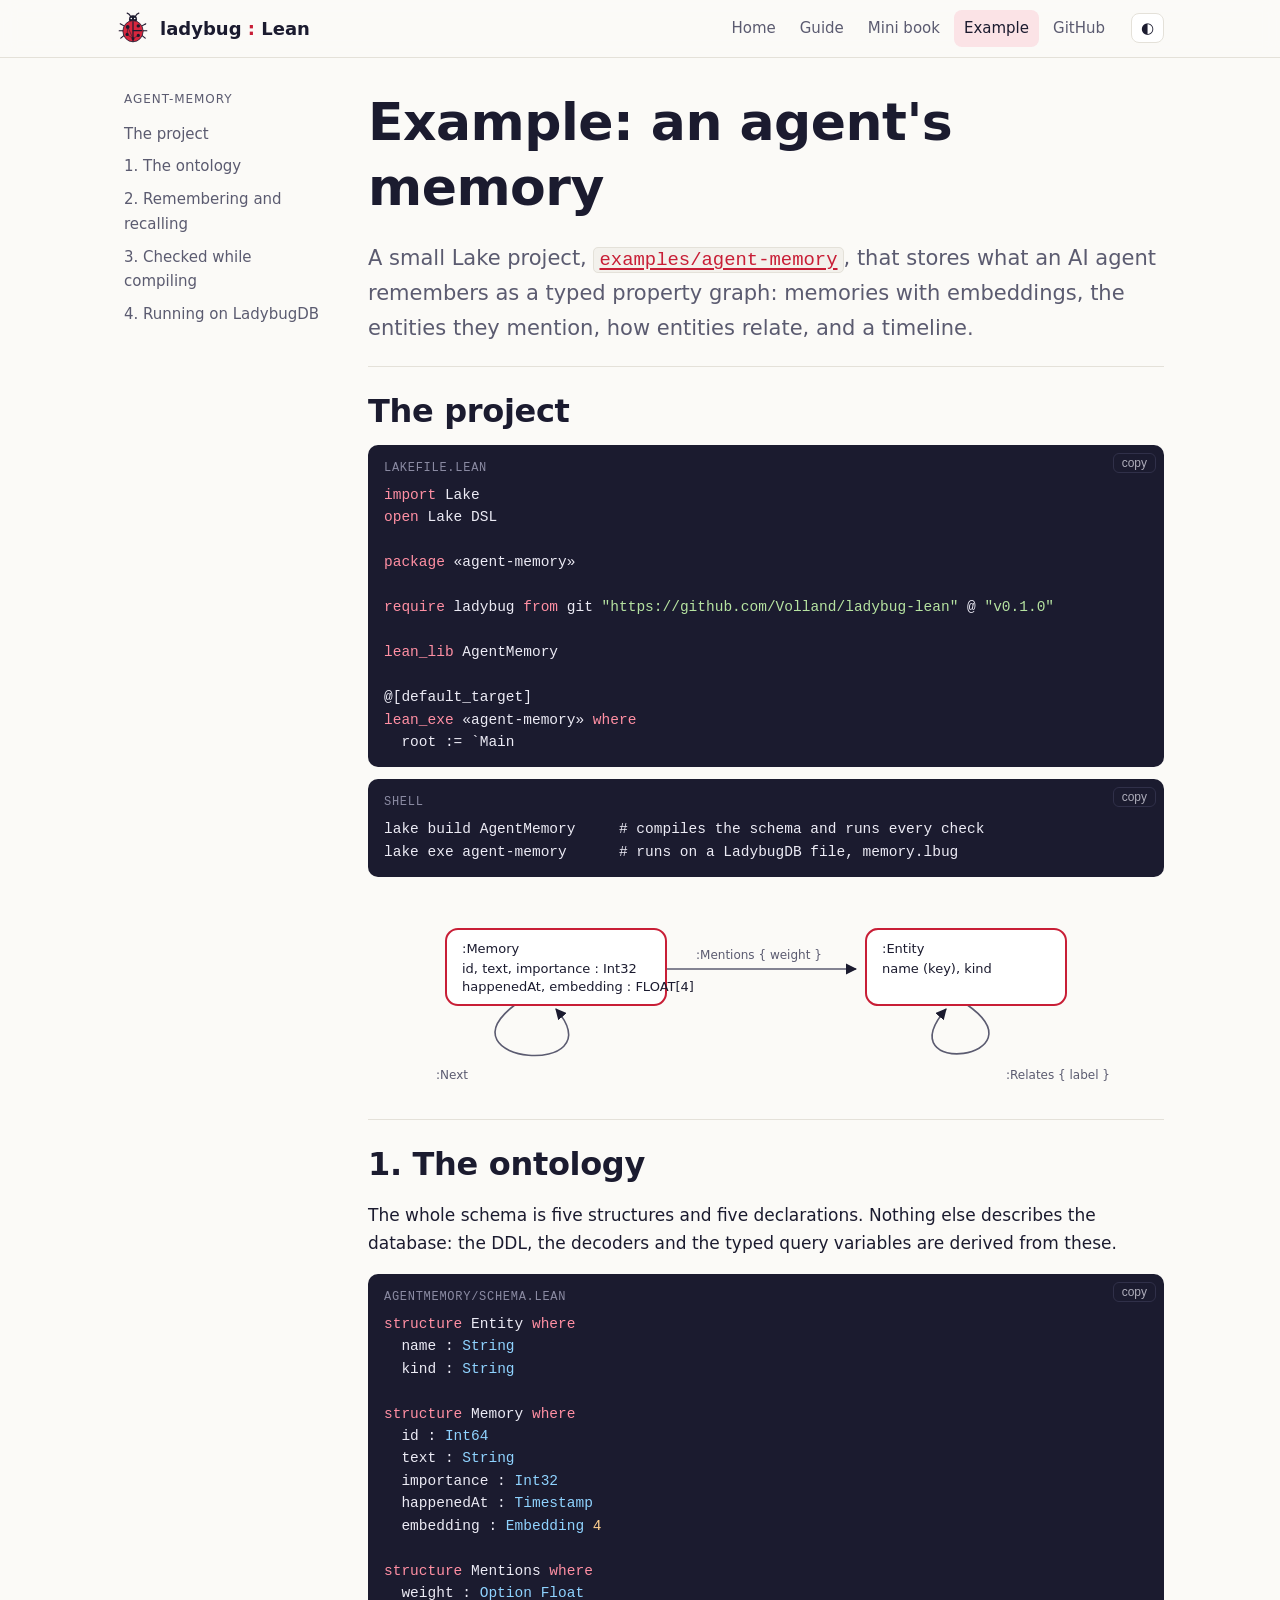
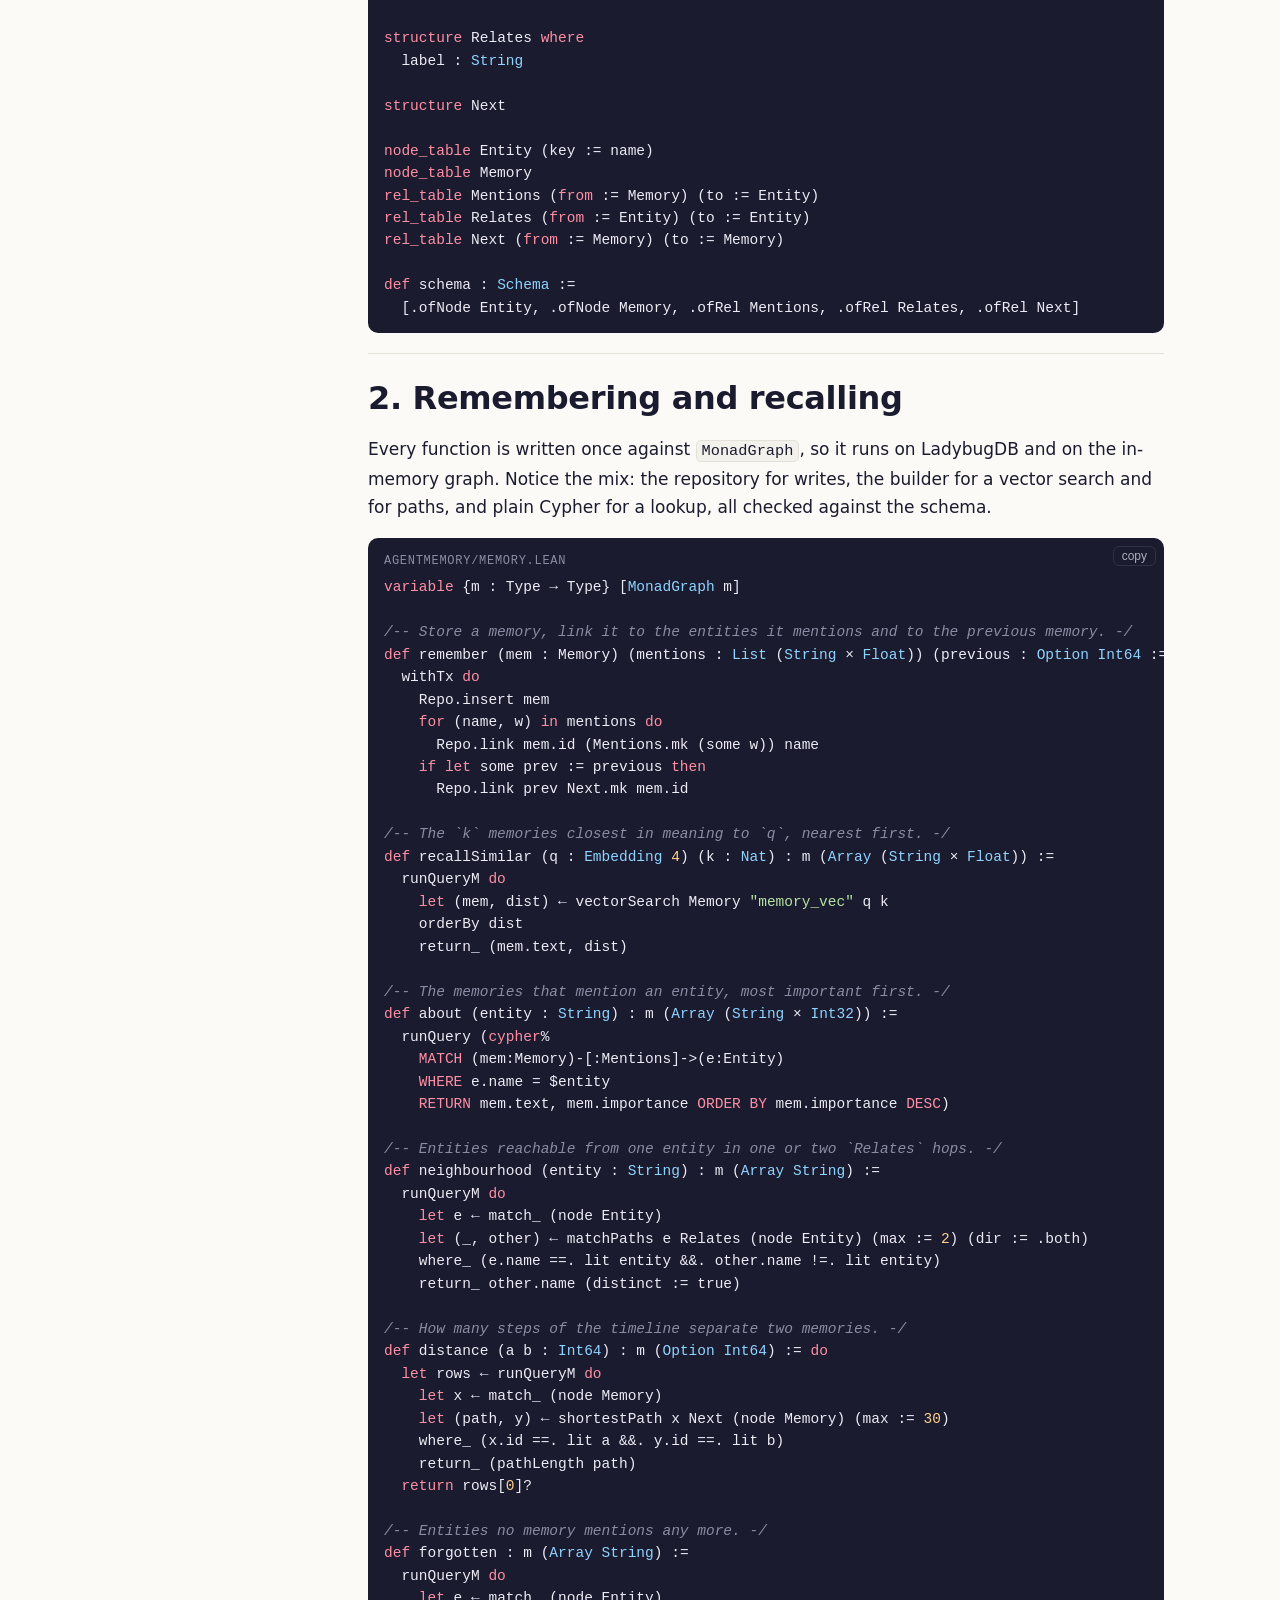
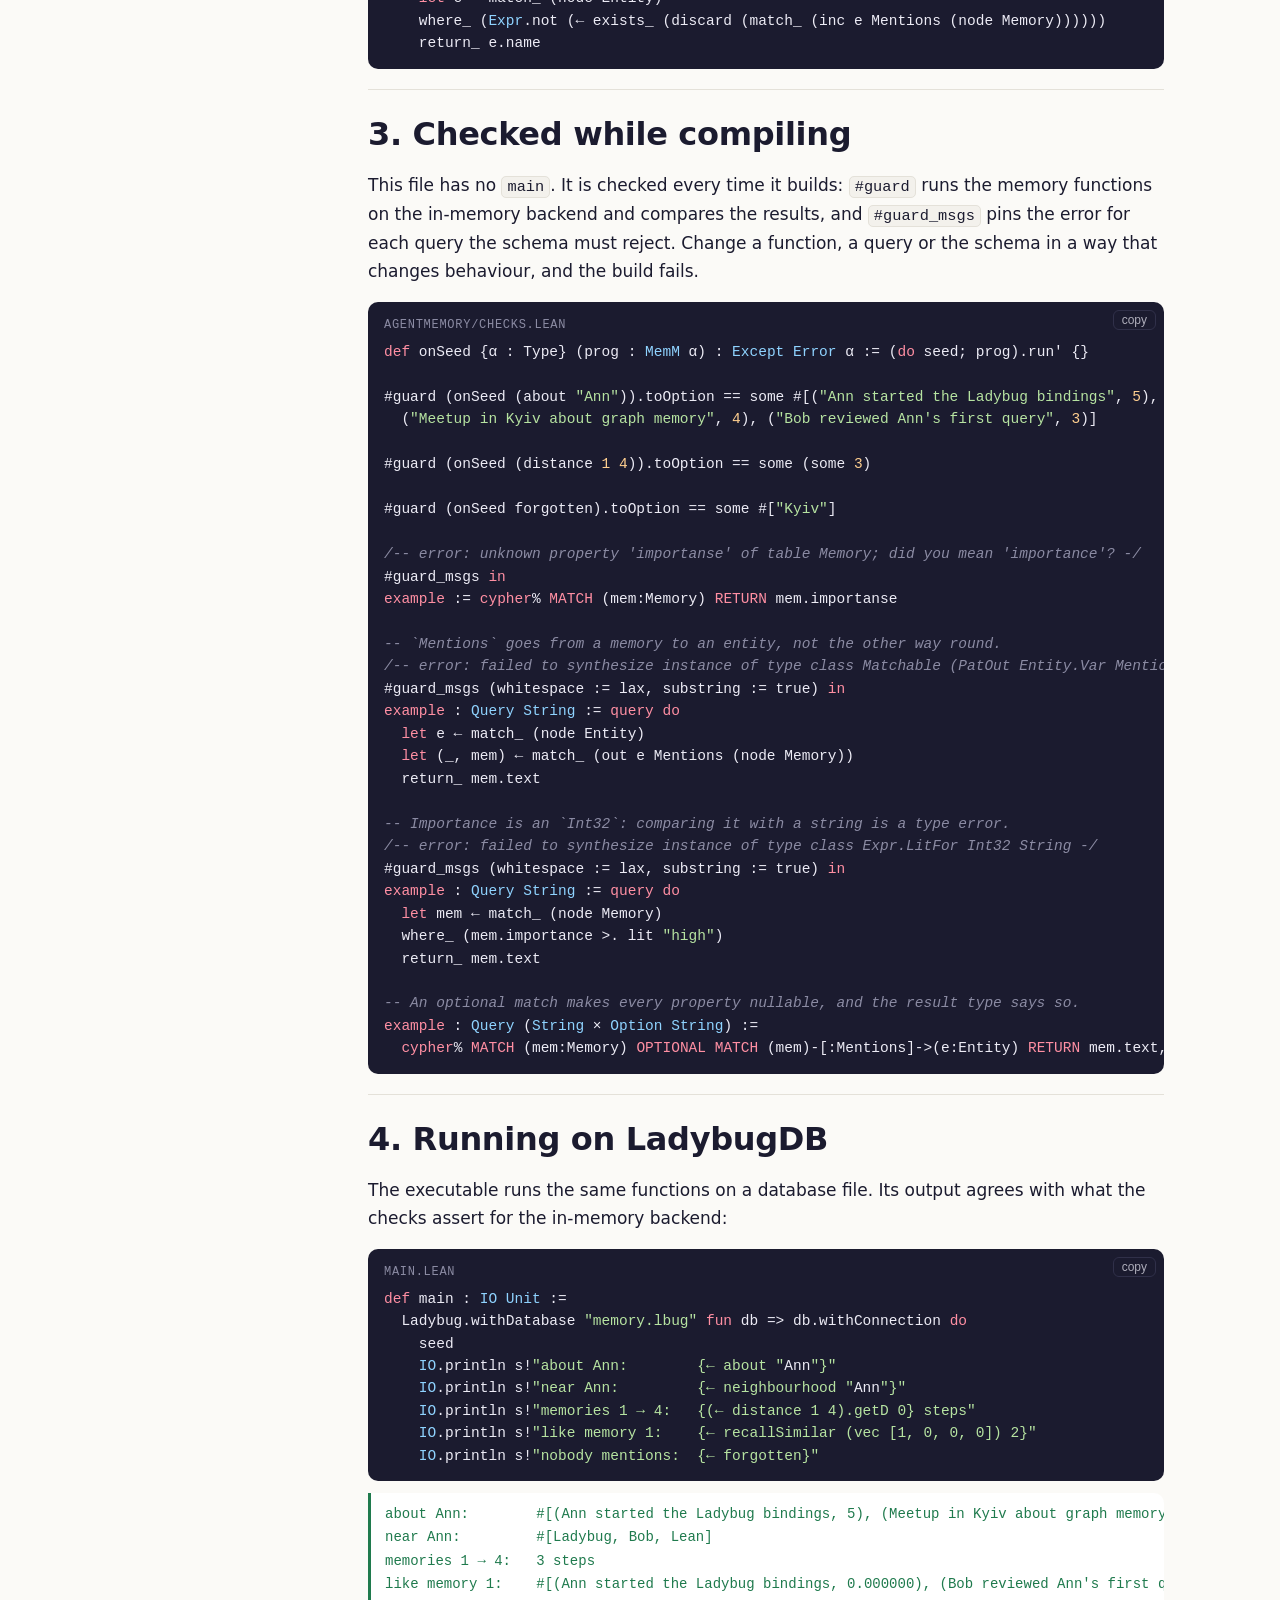
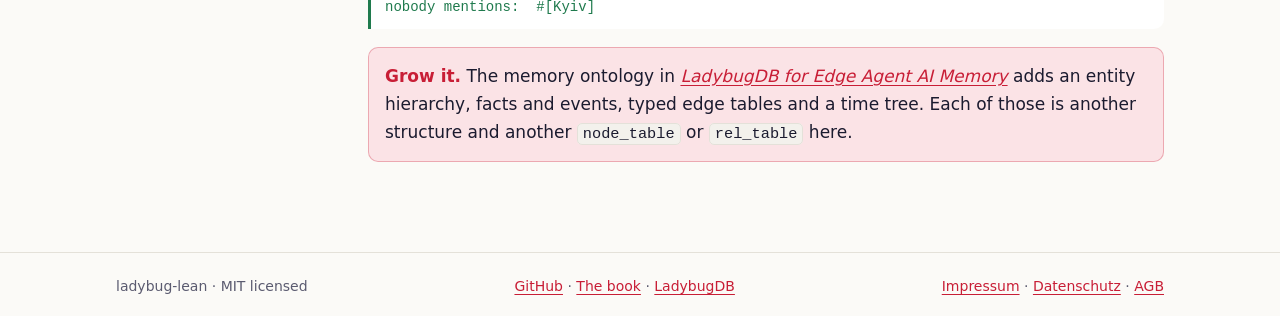
<file: site/examples.html>
<!doctype html>
<html lang="en">
<head>
  <meta charset="utf-8">
  <meta name="viewport" content="width=device-width, initial-scale=1">
  <title>Example · ladybug-lean</title>
  <meta name="description" content="A small agent memory built with ladybug-lean: a typed schema, generic memory functions, compile-time checks and a native run.">
  <link rel="icon" href="assets/logo.svg" type="image/svg+xml">
  <link rel="stylesheet" href="assets/style.css">
  <script src="assets/site.js" defer></script>
</head>
<body>
<header class="site-header">
  <div class="inner">
    <a class="brand" href="index.html"><img src="assets/logo.svg" alt=""><span>ladybug<span class="colon"> : </span><span class="full">Lean</span></span></a>
    <nav class="nav" aria-label="Main">
      <a href="index.html">Home</a>
      <a href="guide.html">Guide</a>
      <a href="book.html">Mini book</a>
      <a href="examples.html" aria-current="page">Example</a>
      <a href="https://github.com/Volland/ladybug-lean">GitHub</a>
    </nav>
    <button class="theme-toggle" type="button" aria-label="Switch colour theme">◐</button>
  </div>
</header>

<main class="doc">
  <nav class="toc" aria-label="On this page">
    <p class="label">agent-memory</p>
    <ol>
      <li><a href="#project">The project</a></li>
      <li><a href="#schema">1. The ontology</a></li>
      <li><a href="#functions">2. Remembering and recalling</a></li>
      <li><a href="#checks">3. Checked while compiling</a></li>
      <li><a href="#run">4. Running on LadybugDB</a></li>
    </ol>
  </nav>

  <article>
    <h1>Example: an agent's memory</h1>
    <p class="lede">A small Lake project, <a href="https://github.com/Volland/ladybug-lean/tree/main/examples/agent-memory"><code>examples/agent-memory</code></a>, that stores what an AI agent remembers as a typed property graph: memories with embeddings, the entities they mention, how entities relate, and a timeline.</p>

    <section id="project">
      <h2>The project</h2>
<pre data-label="lakefile.lean"><code>import Lake
open Lake DSL

package «agent-memory»

require ladybug from git "https://github.com/Volland/ladybug-lean" @ "v0.1.0"

lean_lib AgentMemory

@[default_target]
lean_exe «agent-memory» where
  root := `Main</code></pre>
<pre data-label="shell"><code class="plain">lake build AgentMemory     # compiles the schema and runs every check
lake exe agent-memory      # runs on a LadybugDB file, memory.lbug</code></pre>
      <svg class="diagram" viewBox="0 0 720 210" role="img" aria-label="Schema: Memory nodes mention Entity nodes; entities relate to entities; memories link to the next memory">
        <defs><marker id="arr" viewBox="0 0 10 10" refX="9" refY="5" markerWidth="7" markerHeight="7" orient="auto"><path d="M0 0 L10 5 L0 10 z" fill="currentColor"/></marker></defs>
        <g style="color: var(--muted)">
          <path class="edge" d="M260 80 L450 80" marker-end="url(#arr)"/>
          <path class="edge" d="M560 115 C 640 170, 480 190, 540 120" marker-end="url(#arr)"/>
          <path class="edge" d="M110 115 C 30 175, 210 190, 150 120" marker-end="url(#arr)"/>
        </g>
        <rect class="node" x="40" y="40" width="220" height="76" rx="12"/>
        <text x="56" y="64" font-weight="700">:Memory</text>
        <text x="56" y="84">id, text, importance : Int32</text>
        <text x="56" y="102">happenedAt, embedding : FLOAT[4]</text>
        <rect class="node" x="460" y="40" width="200" height="76" rx="12"/>
        <text x="476" y="64" font-weight="700">:Entity</text>
        <text x="476" y="84">name (key), kind</text>
        <text class="lbl" x="290" y="70">:Mentions { weight }</text>
        <text class="lbl" x="600" y="190">:Relates { label }</text>
        <text class="lbl" x="30" y="190">:Next</text>
      </svg>
    </section>

    <section id="schema">
      <h2>1. The ontology</h2>
      <p>The whole schema is five structures and five declarations. Nothing else describes the database: the DDL, the decoders and the typed query variables are derived from these.</p>
<pre data-label="AgentMemory/Schema.lean"><code>structure Entity where
  name : String
  kind : String

structure Memory where
  id : Int64
  text : String
  importance : Int32
  happenedAt : Timestamp
  embedding : Embedding 4

structure Mentions where
  weight : Option Float

structure Relates where
  label : String

structure Next

node_table Entity (key := name)
node_table Memory
rel_table Mentions (from := Memory) (to := Entity)
rel_table Relates (from := Entity) (to := Entity)
rel_table Next (from := Memory) (to := Memory)

def schema : Schema :=
  [.ofNode Entity, .ofNode Memory, .ofRel Mentions, .ofRel Relates, .ofRel Next]</code></pre>
    </section>

    <section id="functions">
      <h2>2. Remembering and recalling</h2>
      <p>Every function is written once against <code>MonadGraph</code>, so it runs on LadybugDB and on the in-memory graph. Notice the mix: the repository for writes, the builder for a vector search and for paths, and plain Cypher for a lookup, all checked against the schema.</p>
<pre data-label="AgentMemory/Memory.lean"><code>variable {m : Type → Type} [MonadGraph m]

/-- Store a memory, link it to the entities it mentions and to the previous memory. -/
def remember (mem : Memory) (mentions : List (String × Float)) (previous : Option Int64 := none) : m Unit :=
  withTx do
    Repo.insert mem
    for (name, w) in mentions do
      Repo.link mem.id (Mentions.mk (some w)) name
    if let some prev := previous then
      Repo.link prev Next.mk mem.id

/-- The `k` memories closest in meaning to `q`, nearest first. -/
def recallSimilar (q : Embedding 4) (k : Nat) : m (Array (String × Float)) :=
  runQueryM do
    let (mem, dist) ← vectorSearch Memory "memory_vec" q k
    orderBy dist
    return_ (mem.text, dist)

/-- The memories that mention an entity, most important first. -/
def about (entity : String) : m (Array (String × Int32)) :=
  runQuery (cypher%
    MATCH (mem:Memory)-[:Mentions]->(e:Entity)
    WHERE e.name = $entity
    RETURN mem.text, mem.importance ORDER BY mem.importance DESC)

/-- Entities reachable from one entity in one or two `Relates` hops. -/
def neighbourhood (entity : String) : m (Array String) :=
  runQueryM do
    let e ← match_ (node Entity)
    let (_, other) ← matchPaths e Relates (node Entity) (max := 2) (dir := .both)
    where_ (e.name ==. lit entity &amp;&amp;. other.name !=. lit entity)
    return_ other.name (distinct := true)

/-- How many steps of the timeline separate two memories. -/
def distance (a b : Int64) : m (Option Int64) := do
  let rows ← runQueryM do
    let x ← match_ (node Memory)
    let (path, y) ← shortestPath x Next (node Memory) (max := 30)
    where_ (x.id ==. lit a &amp;&amp;. y.id ==. lit b)
    return_ (pathLength path)
  return rows[0]?

/-- Entities no memory mentions any more. -/
def forgotten : m (Array String) :=
  runQueryM do
    let e ← match_ (node Entity)
    where_ (Expr.not (← exists_ (discard (match_ (inc e Mentions (node Memory))))))
    return_ e.name</code></pre>
    </section>

    <section id="checks">
      <h2>3. Checked while compiling</h2>
      <p>This file has no <code>main</code>. It is checked every time it builds: <code>#guard</code> runs the memory functions on the in-memory backend and compares the results, and <code>#guard_msgs</code> pins the error for each query the schema must reject. Change a function, a query or the schema in a way that changes behaviour, and the build fails.</p>
<pre data-label="AgentMemory/Checks.lean"><code>def onSeed {α : Type} (prog : MemM α) : Except Error α := (do seed; prog).run' {}

#guard (onSeed (about "Ann")).toOption == some #[("Ann started the Ladybug bindings", 5),
  ("Meetup in Kyiv about graph memory", 4), ("Bob reviewed Ann's first query", 3)]

#guard (onSeed (distance 1 4)).toOption == some (some 3)

#guard (onSeed forgotten).toOption == some #["Kyiv"]

/-- error: unknown property 'importanse' of table Memory; did you mean 'importance'? -/
#guard_msgs in
example := cypher% MATCH (mem:Memory) RETURN mem.importanse

-- `Mentions` goes from a memory to an entity, not the other way round.
/-- error: failed to synthesize instance of type class Matchable (PatOut Entity.Var Mentions (NodeRef Memory)) -/
#guard_msgs (whitespace := lax, substring := true) in
example : Query String := query do
  let e ← match_ (node Entity)
  let (_, mem) ← match_ (out e Mentions (node Memory))
  return_ mem.text

-- Importance is an `Int32`: comparing it with a string is a type error.
/-- error: failed to synthesize instance of type class Expr.LitFor Int32 String -/
#guard_msgs (whitespace := lax, substring := true) in
example : Query String := query do
  let mem ← match_ (node Memory)
  where_ (mem.importance >. lit "high")
  return_ mem.text

-- An optional match makes every property nullable, and the result type says so.
example : Query (String × Option String) :=
  cypher% MATCH (mem:Memory) OPTIONAL MATCH (mem)-[:Mentions]->(e:Entity) RETURN mem.text, e.kind</code></pre>
    </section>

    <section id="run">
      <h2>4. Running on LadybugDB</h2>
      <p>The executable runs the same functions on a database file. Its output agrees with what the checks assert for the in-memory backend:</p>
<pre data-label="Main.lean"><code>def main : IO Unit :=
  Ladybug.withDatabase "memory.lbug" fun db => db.withConnection do
    seed
    IO.println s!"about Ann:        {← about "Ann"}"
    IO.println s!"near Ann:         {← neighbourhood "Ann"}"
    IO.println s!"memories 1 → 4:   {(← distance 1 4).getD 0} steps"
    IO.println s!"like memory 1:    {← recallSimilar (vec [1, 0, 0, 0]) 2}"
    IO.println s!"nobody mentions:  {← forgotten}"</code></pre>
      <p class="ok-out">about Ann:        #[(Ann started the Ladybug bindings, 5), (Meetup in Kyiv about graph memory, 4), (Bob reviewed Ann's first query, 3)]
near Ann:         #[Ladybug, Bob, Lean]
memories 1 → 4:   3 steps
like memory 1:    #[(Ann started the Ladybug bindings, 0.000000), (Bob reviewed Ann's first query, 0.029858)]
nobody mentions:  #[Kyiv]</p>
      <div class="callout"><strong>Grow it.</strong> The memory ontology in <a href="https://leanpub.com/ladybugdb"><em>LadybugDB for Edge Agent AI Memory</em></a> adds an entity hierarchy, facts and events, typed edge tables and a time tree. Each of those is another structure and another <code>node_table</code> or <code>rel_table</code> here.</div>
    </section>
  </article>
</main>

<footer>
  <div class="inner">
    <span>ladybug-lean · MIT licensed</span>
    <span><a href="https://github.com/Volland/ladybug-lean">GitHub</a> · <a href="https://leanpub.com/ladybugdb">The book</a> · <a href="https://github.com/LadybugDB/ladybug">LadybugDB</a></span>
    <span><a href="impressum.html">Impressum</a> · <a href="datenschutz.html">Datenschutz</a> · <a href="agb.html">AGB</a></span>
  </div>
</footer>
</body>
</html>
</file>
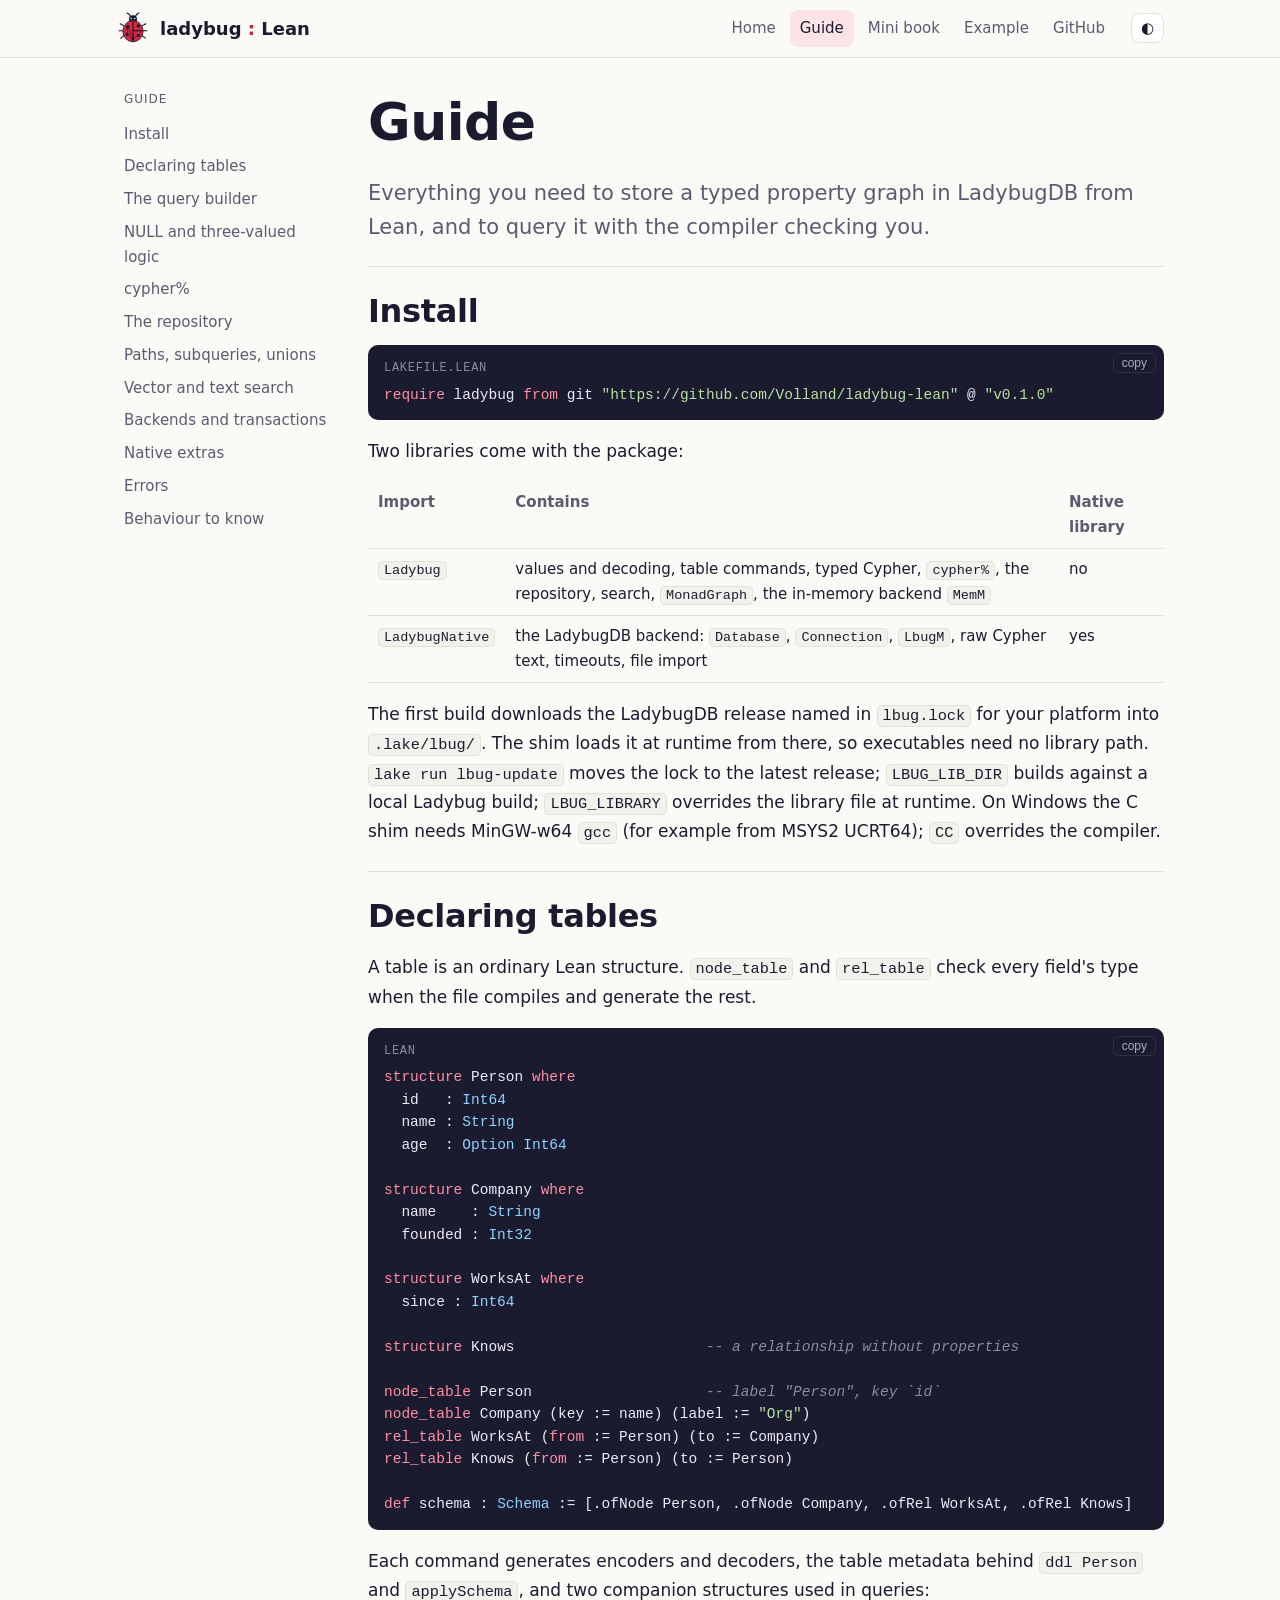
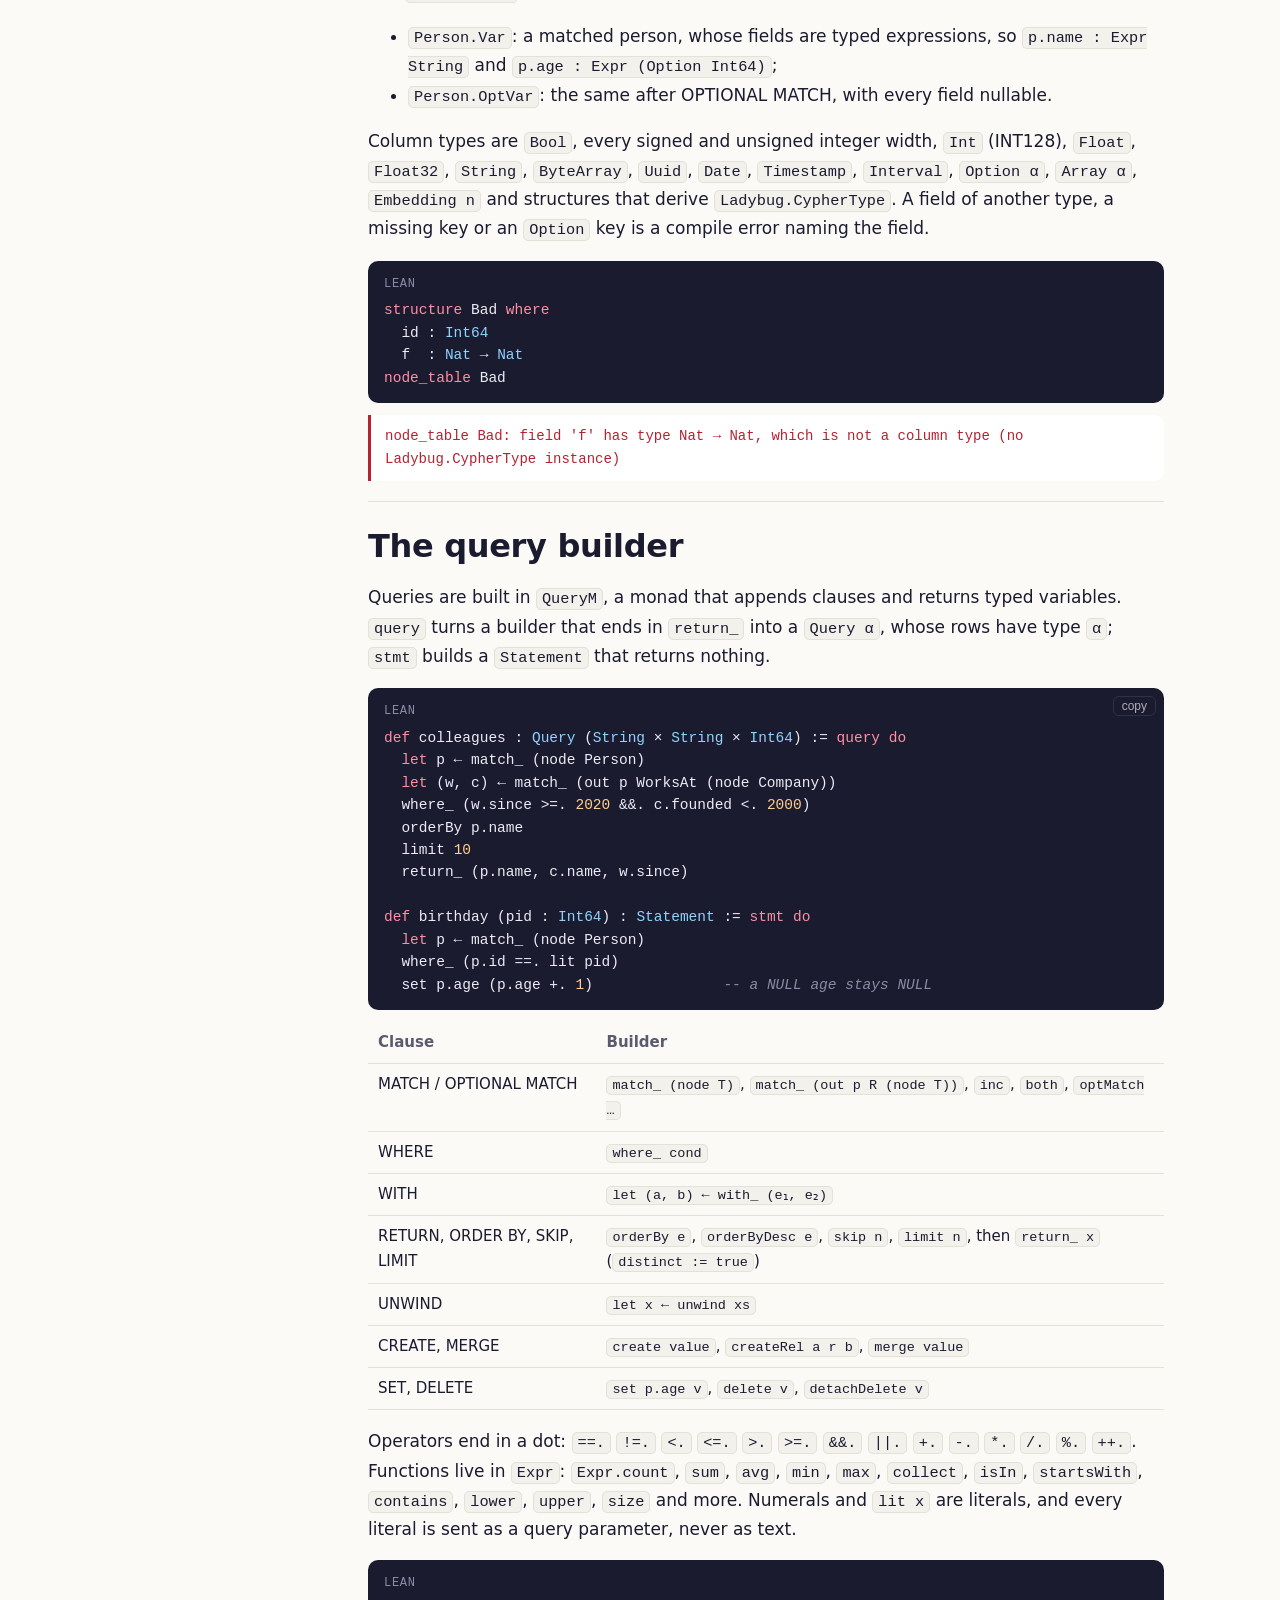
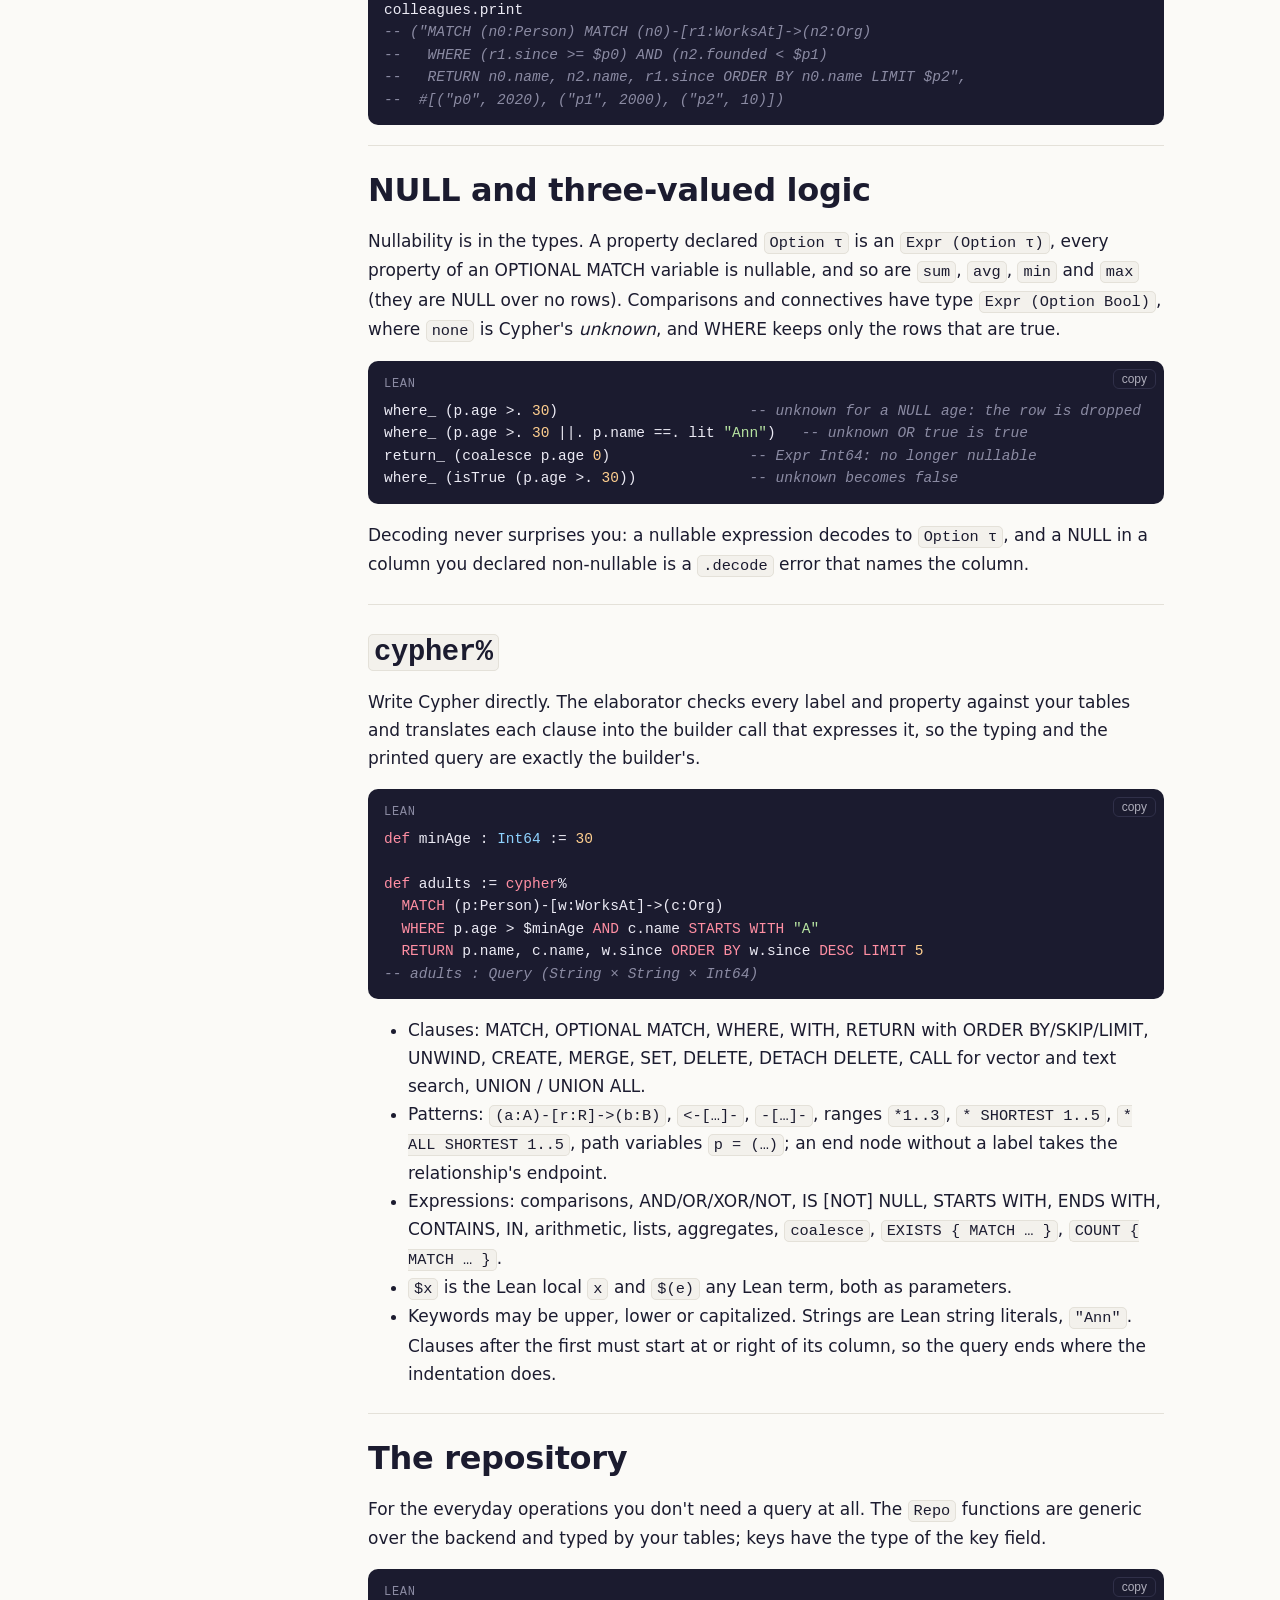
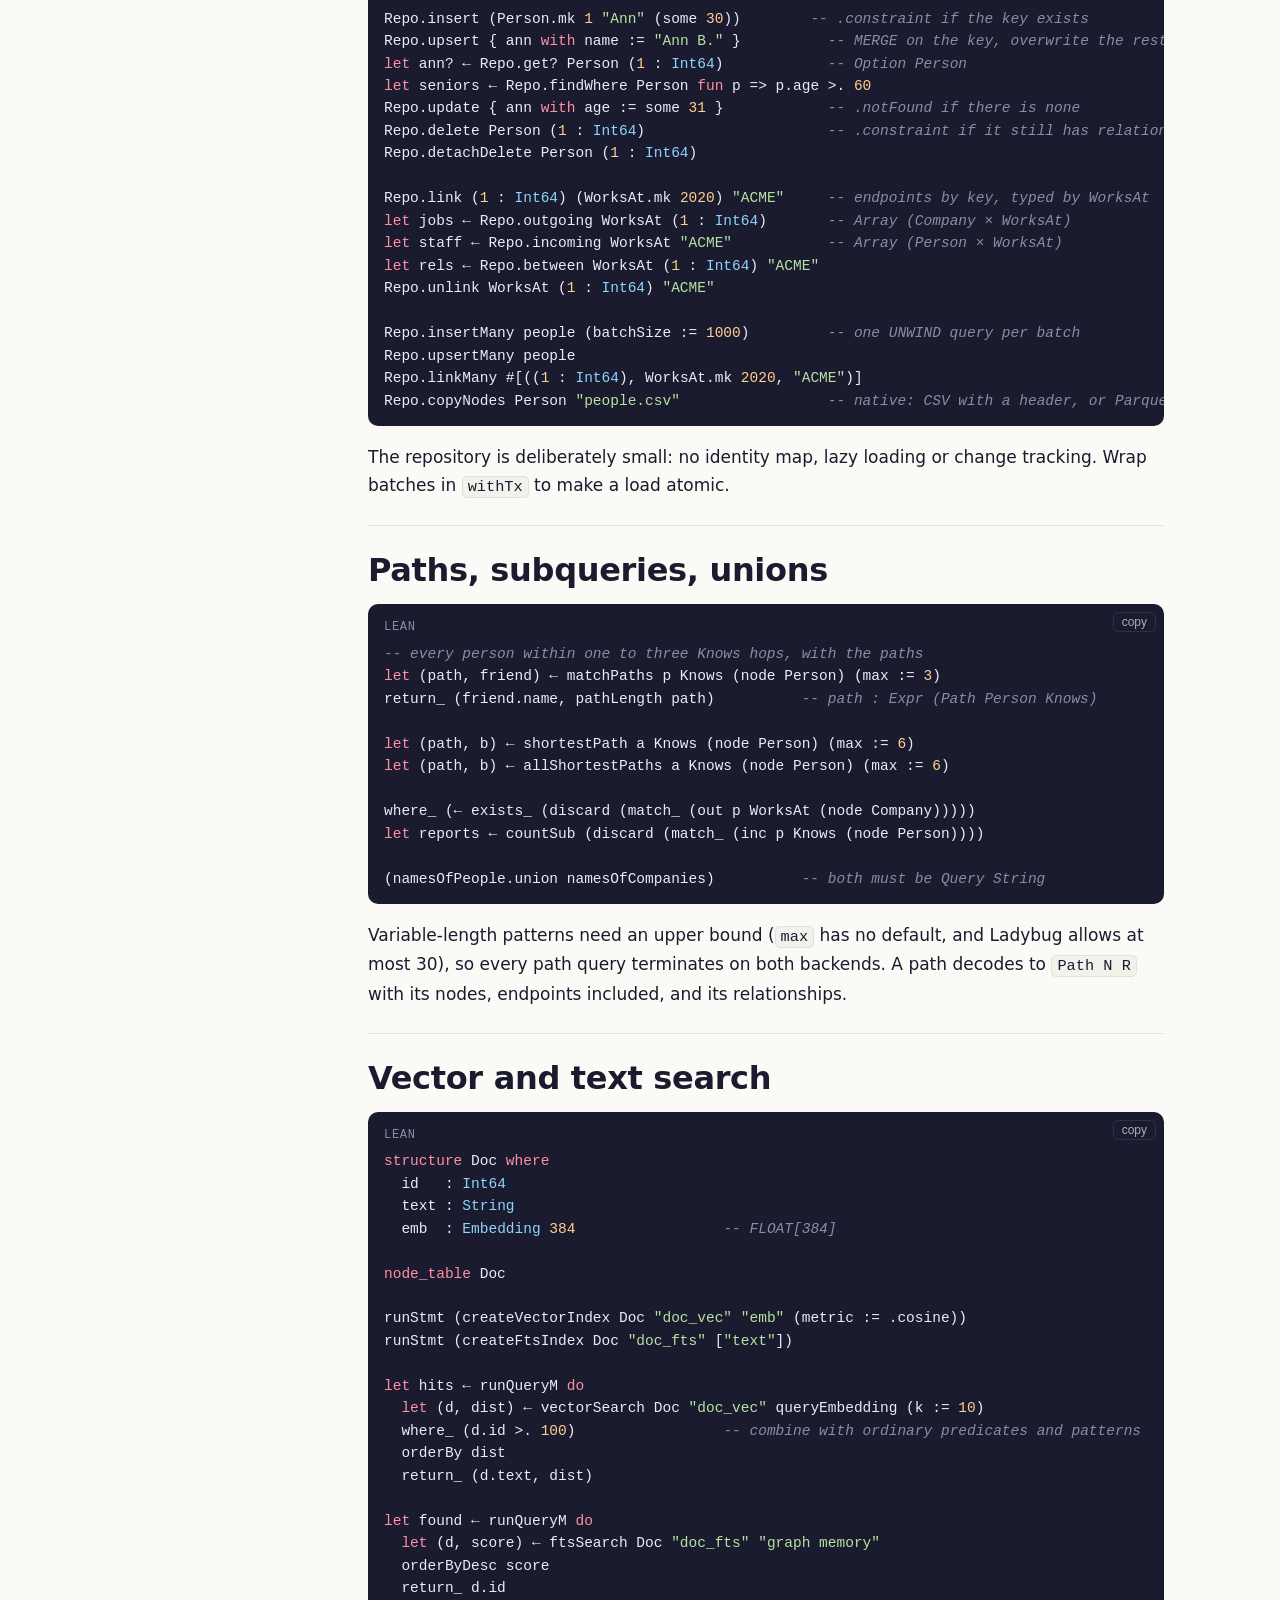
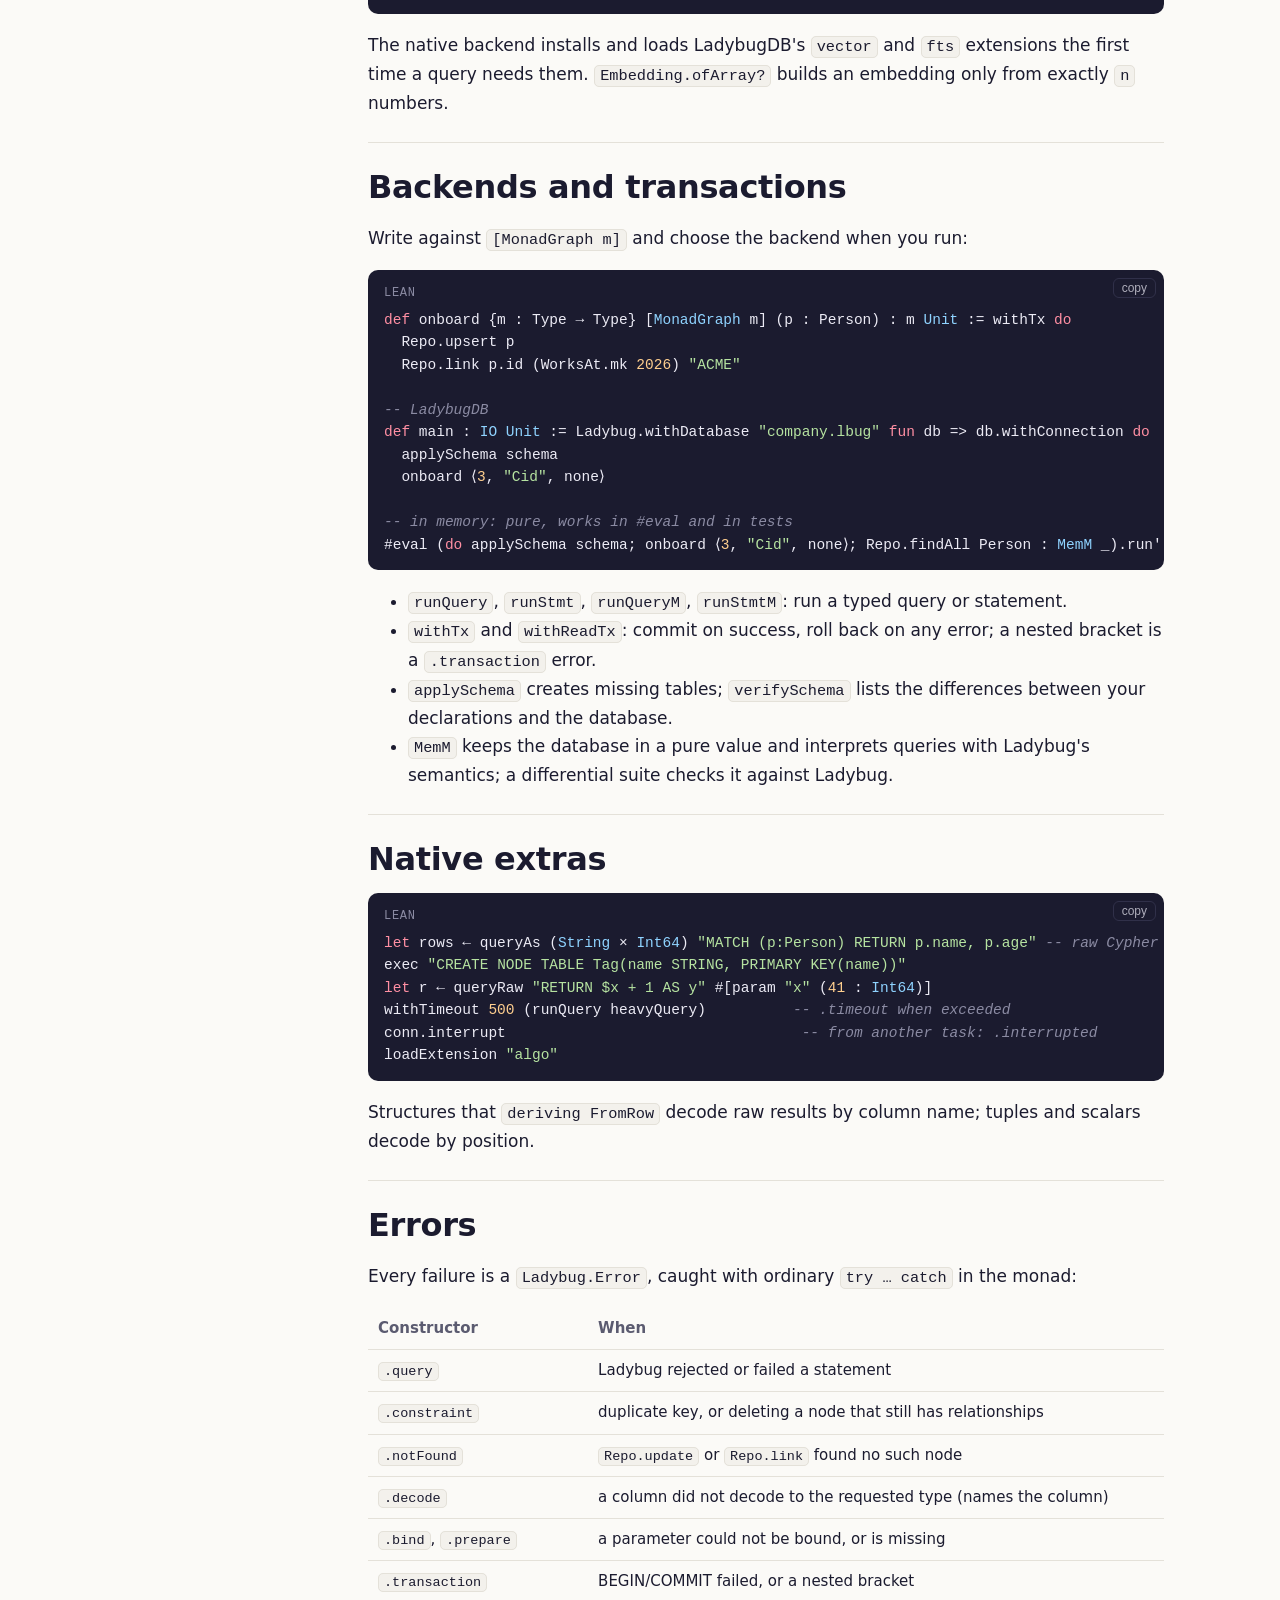
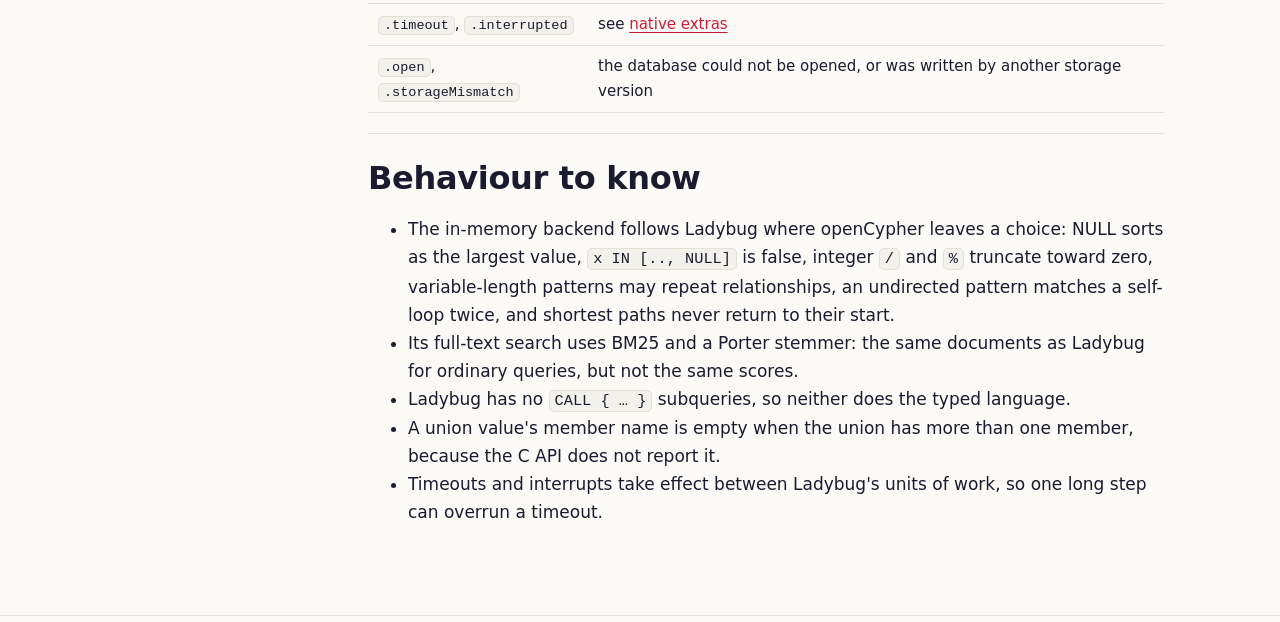
<file: site/guide.html>
<!doctype html>
<html lang="en">
<head>
  <meta charset="utf-8">
  <meta name="viewport" content="width=device-width, initial-scale=1">
  <title>Guide · ladybug-lean</title>
  <meta name="description" content="How to use ladybug-lean: tables, typed queries, cypher%, the repository, paths, search, backends and errors.">
  <link rel="icon" href="assets/logo.svg" type="image/svg+xml">
  <link rel="stylesheet" href="assets/style.css">
  <script src="assets/site.js" defer></script>
</head>
<body>
<header class="site-header">
  <div class="inner">
    <a class="brand" href="index.html"><img src="assets/logo.svg" alt=""><span>ladybug<span class="colon"> : </span><span class="full">Lean</span></span></a>
    <nav class="nav" aria-label="Main">
      <a href="index.html">Home</a>
      <a href="guide.html" aria-current="page">Guide</a>
      <a href="book.html">Mini book</a>
      <a href="examples.html">Example</a>
      <a href="https://github.com/Volland/ladybug-lean">GitHub</a>
    </nav>
    <button class="theme-toggle" type="button" aria-label="Switch colour theme">◐</button>
  </div>
</header>

<main class="doc">
  <nav class="toc" aria-label="On this page">
    <p class="label">Guide</p>
    <ol>
      <li><a href="#install">Install</a></li>
      <li><a href="#tables">Declaring tables</a></li>
      <li><a href="#builder">The query builder</a></li>
      <li><a href="#nulls">NULL and three-valued logic</a></li>
      <li><a href="#cypher">cypher%</a></li>
      <li><a href="#repo">The repository</a></li>
      <li><a href="#paths">Paths, subqueries, unions</a></li>
      <li><a href="#search">Vector and text search</a></li>
      <li><a href="#backends">Backends and transactions</a></li>
      <li><a href="#native">Native extras</a></li>
      <li><a href="#errors">Errors</a></li>
      <li><a href="#notes">Behaviour to know</a></li>
    </ol>
  </nav>

  <article>
    <h1>Guide</h1>
    <p class="lede">Everything you need to store a typed property graph in LadybugDB from Lean, and to query it with the compiler checking you.</p>

    <section id="install">
      <h2>Install</h2>
<pre data-label="lakefile.lean"><code>require ladybug from git "https://github.com/Volland/ladybug-lean" @ "v0.1.0"</code></pre>
      <p>Two libraries come with the package:</p>
      <table>
        <tr><th>Import</th><th>Contains</th><th>Native library</th></tr>
        <tr><td><code>Ladybug</code></td><td>values and decoding, table commands, typed Cypher, <code>cypher%</code>, the repository, search, <code>MonadGraph</code>, the in-memory backend <code>MemM</code></td><td>no</td></tr>
        <tr><td><code>LadybugNative</code></td><td>the LadybugDB backend: <code>Database</code>, <code>Connection</code>, <code>LbugM</code>, raw Cypher text, timeouts, file import</td><td>yes</td></tr>
      </table>
      <p>The first build downloads the LadybugDB release named in <code>lbug.lock</code> for your platform into <code>.lake/lbug/</code>. The shim loads it at runtime from there, so executables need no library path. <code>lake run lbug-update</code> moves the lock to the latest release; <code>LBUG_LIB_DIR</code> builds against a local Ladybug build; <code>LBUG_LIBRARY</code> overrides the library file at runtime. On Windows the C shim needs MinGW-w64 <code>gcc</code> (for example from MSYS2 UCRT64); <code>CC</code> overrides the compiler.</p>
    </section>

    <section id="tables">
      <h2>Declaring tables</h2>
      <p>A table is an ordinary Lean structure. <code>node_table</code> and <code>rel_table</code> check every field's type when the file compiles and generate the rest.</p>
<pre data-label="Lean"><code>structure Person where
  id   : Int64
  name : String
  age  : Option Int64

structure Company where
  name    : String
  founded : Int32

structure WorksAt where
  since : Int64

structure Knows                      -- a relationship without properties

node_table Person                    -- label "Person", key `id`
node_table Company (key := name) (label := "Org")
rel_table WorksAt (from := Person) (to := Company)
rel_table Knows (from := Person) (to := Person)

def schema : Schema := [.ofNode Person, .ofNode Company, .ofRel WorksAt, .ofRel Knows]</code></pre>
      <p>Each command generates encoders and decoders, the table metadata behind <code>ddl Person</code> and <code>applySchema</code>, and two companion structures used in queries:</p>
      <ul>
        <li><code>Person.Var</code>: a matched person, whose fields are typed expressions, so <code>p.name : Expr String</code> and <code>p.age : Expr (Option Int64)</code>;</li>
        <li><code>Person.OptVar</code>: the same after OPTIONAL MATCH, with every field nullable.</li>
      </ul>
      <p>Column types are <code>Bool</code>, every signed and unsigned integer width, <code>Int</code> (INT128), <code>Float</code>, <code>Float32</code>, <code>String</code>, <code>ByteArray</code>, <code>Uuid</code>, <code>Date</code>, <code>Timestamp</code>, <code>Interval</code>, <code>Option α</code>, <code>Array α</code>, <code>Embedding n</code> and structures that derive <code>Ladybug.CypherType</code>. A field of another type, a missing key or an <code>Option</code> key is a compile error naming the field.</p>
<pre data-label="Lean" data-nocopy><code>structure Bad where
  id : Int64
  f  : Nat → Nat
node_table Bad</code></pre>
      <p class="error-out">node_table Bad: field 'f' has type Nat → Nat, which is not a column type (no Ladybug.CypherType instance)</p>
    </section>

    <section id="builder">
      <h2>The query builder</h2>
      <p>Queries are built in <code>QueryM</code>, a monad that appends clauses and returns typed variables. <code>query</code> turns a builder that ends in <code>return_</code> into a <code>Query α</code>, whose rows have type <code>α</code>; <code>stmt</code> builds a <code>Statement</code> that returns nothing.</p>
<pre data-label="Lean"><code>def colleagues : Query (String × String × Int64) := query do
  let p ← match_ (node Person)
  let (w, c) ← match_ (out p WorksAt (node Company))
  where_ (w.since >=. 2020 &amp;&amp;. c.founded &lt;. 2000)
  orderBy p.name
  limit 10
  return_ (p.name, c.name, w.since)

def birthday (pid : Int64) : Statement := stmt do
  let p ← match_ (node Person)
  where_ (p.id ==. lit pid)
  set p.age (p.age +. 1)               -- a NULL age stays NULL</code></pre>
      <table>
        <tr><th>Clause</th><th>Builder</th></tr>
        <tr><td>MATCH / OPTIONAL MATCH</td><td><code>match_ (node T)</code>, <code>match_ (out p R (node T))</code>, <code>inc</code>, <code>both</code>, <code>optMatch …</code></td></tr>
        <tr><td>WHERE</td><td><code>where_ cond</code></td></tr>
        <tr><td>WITH</td><td><code>let (a, b) ← with_ (e₁, e₂)</code></td></tr>
        <tr><td>RETURN, ORDER BY, SKIP, LIMIT</td><td><code>orderBy e</code>, <code>orderByDesc e</code>, <code>skip n</code>, <code>limit n</code>, then <code>return_ x</code> (<code>distinct := true</code>)</td></tr>
        <tr><td>UNWIND</td><td><code>let x ← unwind xs</code></td></tr>
        <tr><td>CREATE, MERGE</td><td><code>create value</code>, <code>createRel a r b</code>, <code>merge value</code></td></tr>
        <tr><td>SET, DELETE</td><td><code>set p.age v</code>, <code>delete v</code>, <code>detachDelete v</code></td></tr>
      </table>
      <p>Operators end in a dot: <code>==.</code> <code>!=.</code> <code>&lt;.</code> <code>&lt;=.</code> <code>&gt;.</code> <code>&gt;=.</code> <code>&amp;&amp;.</code> <code>||.</code> <code>+.</code> <code>-.</code> <code>*.</code> <code>/.</code> <code>%.</code> <code>++.</code>. Functions live in <code>Expr</code>: <code>Expr.count</code>, <code>sum</code>, <code>avg</code>, <code>min</code>, <code>max</code>, <code>collect</code>, <code>isIn</code>, <code>startsWith</code>, <code>contains</code>, <code>lower</code>, <code>upper</code>, <code>size</code> and more. Numerals and <code>lit x</code> are literals, and every literal is sent as a query parameter, never as text.</p>
<pre data-label="Lean" data-nocopy><code>colleagues.print
-- ("MATCH (n0:Person) MATCH (n0)-[r1:WorksAt]->(n2:Org)
--   WHERE (r1.since >= $p0) AND (n2.founded &lt; $p1)
--   RETURN n0.name, n2.name, r1.since ORDER BY n0.name LIMIT $p2",
--  #[("p0", 2020), ("p1", 2000), ("p2", 10)])</code></pre>
    </section>

    <section id="nulls">
      <h2>NULL and three-valued logic</h2>
      <p>Nullability is in the types. A property declared <code>Option τ</code> is an <code>Expr (Option τ)</code>, every property of an OPTIONAL MATCH variable is nullable, and so are <code>sum</code>, <code>avg</code>, <code>min</code> and <code>max</code> (they are NULL over no rows). Comparisons and connectives have type <code>Expr (Option Bool)</code>, where <code>none</code> is Cypher's <em>unknown</em>, and WHERE keeps only the rows that are true.</p>
<pre data-label="Lean"><code>where_ (p.age >. 30)                      -- unknown for a NULL age: the row is dropped
where_ (p.age >. 30 ||. p.name ==. lit "Ann")   -- unknown OR true is true
return_ (coalesce p.age 0)                -- Expr Int64: no longer nullable
where_ (isTrue (p.age >. 30))             -- unknown becomes false</code></pre>
      <p>Decoding never surprises you: a nullable expression decodes to <code>Option τ</code>, and a NULL in a column you declared non-nullable is a <code>.decode</code> error that names the column.</p>
    </section>

    <section id="cypher">
      <h2><code>cypher%</code></h2>
      <p>Write Cypher directly. The elaborator checks every label and property against your tables and translates each clause into the builder call that expresses it, so the typing and the printed query are exactly the builder's.</p>
<pre data-label="Lean"><code>def minAge : Int64 := 30

def adults := cypher%
  MATCH (p:Person)-[w:WorksAt]->(c:Org)
  WHERE p.age > $minAge AND c.name STARTS WITH "A"
  RETURN p.name, c.name, w.since ORDER BY w.since DESC LIMIT 5
-- adults : Query (String × String × Int64)</code></pre>
      <ul>
        <li>Clauses: MATCH, OPTIONAL MATCH, WHERE, WITH, RETURN with ORDER BY/SKIP/LIMIT, UNWIND, CREATE, MERGE, SET, DELETE, DETACH DELETE, CALL for vector and text search, UNION / UNION ALL.</li>
        <li>Patterns: <code>(a:A)-[r:R]->(b:B)</code>, <code>&lt;-[…]-</code>, <code>-[…]-</code>, ranges <code>*1..3</code>, <code>* SHORTEST 1..5</code>, <code>* ALL SHORTEST 1..5</code>, path variables <code>p = (…)</code>; an end node without a label takes the relationship's endpoint.</li>
        <li>Expressions: comparisons, AND/OR/XOR/NOT, IS [NOT] NULL, STARTS WITH, ENDS WITH, CONTAINS, IN, arithmetic, lists, aggregates, <code>coalesce</code>, <code>EXISTS { MATCH … }</code>, <code>COUNT { MATCH … }</code>.</li>
        <li><code>$x</code> is the Lean local <code>x</code> and <code>$(e)</code> any Lean term, both as parameters.</li>
        <li>Keywords may be upper, lower or capitalized. Strings are Lean string literals, <code>"Ann"</code>. Clauses after the first must start at or right of its column, so the query ends where the indentation does.</li>
      </ul>
    </section>

    <section id="repo">
      <h2>The repository</h2>
      <p>For the everyday operations you don't need a query at all. The <code>Repo</code> functions are generic over the backend and typed by your tables; keys have the type of the key field.</p>
<pre data-label="Lean"><code>Repo.insert (Person.mk 1 "Ann" (some 30))        -- .constraint if the key exists
Repo.upsert { ann with name := "Ann B." }          -- MERGE on the key, overwrite the rest
let ann? ← Repo.get? Person (1 : Int64)            -- Option Person
let seniors ← Repo.findWhere Person fun p => p.age >. 60
Repo.update { ann with age := some 31 }            -- .notFound if there is none
Repo.delete Person (1 : Int64)                     -- .constraint if it still has relationships
Repo.detachDelete Person (1 : Int64)

Repo.link (1 : Int64) (WorksAt.mk 2020) "ACME"     -- endpoints by key, typed by WorksAt
let jobs ← Repo.outgoing WorksAt (1 : Int64)       -- Array (Company × WorksAt)
let staff ← Repo.incoming WorksAt "ACME"           -- Array (Person × WorksAt)
let rels ← Repo.between WorksAt (1 : Int64) "ACME"
Repo.unlink WorksAt (1 : Int64) "ACME"

Repo.insertMany people (batchSize := 1000)         -- one UNWIND query per batch
Repo.upsertMany people
Repo.linkMany #[((1 : Int64), WorksAt.mk 2020, "ACME")]
Repo.copyNodes Person "people.csv"                 -- native: CSV with a header, or Parquet</code></pre>
      <p>The repository is deliberately small: no identity map, lazy loading or change tracking. Wrap batches in <code>withTx</code> to make a load atomic.</p>
    </section>

    <section id="paths">
      <h2>Paths, subqueries, unions</h2>
<pre data-label="Lean"><code>-- every person within one to three Knows hops, with the paths
let (path, friend) ← matchPaths p Knows (node Person) (max := 3)
return_ (friend.name, pathLength path)          -- path : Expr (Path Person Knows)

let (path, b) ← shortestPath a Knows (node Person) (max := 6)
let (path, b) ← allShortestPaths a Knows (node Person) (max := 6)

where_ (← exists_ (discard (match_ (out p WorksAt (node Company)))))
let reports ← countSub (discard (match_ (inc p Knows (node Person))))

(namesOfPeople.union namesOfCompanies)          -- both must be Query String</code></pre>
      <p>Variable-length patterns need an upper bound (<code>max</code> has no default, and Ladybug allows at most 30), so every path query terminates on both backends. A path decodes to <code>Path N R</code> with its nodes, endpoints included, and its relationships.</p>
    </section>

    <section id="search">
      <h2>Vector and text search</h2>
<pre data-label="Lean"><code>structure Doc where
  id   : Int64
  text : String
  emb  : Embedding 384                 -- FLOAT[384]

node_table Doc

runStmt (createVectorIndex Doc "doc_vec" "emb" (metric := .cosine))
runStmt (createFtsIndex Doc "doc_fts" ["text"])

let hits ← runQueryM do
  let (d, dist) ← vectorSearch Doc "doc_vec" queryEmbedding (k := 10)
  where_ (d.id >. 100)                 -- combine with ordinary predicates and patterns
  orderBy dist
  return_ (d.text, dist)

let found ← runQueryM do
  let (d, score) ← ftsSearch Doc "doc_fts" "graph memory"
  orderByDesc score
  return_ d.id</code></pre>
      <p>The native backend installs and loads LadybugDB's <code>vector</code> and <code>fts</code> extensions the first time a query needs them. <code>Embedding.ofArray?</code> builds an embedding only from exactly <code>n</code> numbers.</p>
    </section>

    <section id="backends">
      <h2>Backends and transactions</h2>
      <p>Write against <code>[MonadGraph m]</code> and choose the backend when you run:</p>
<pre data-label="Lean"><code>def onboard {m : Type → Type} [MonadGraph m] (p : Person) : m Unit := withTx do
  Repo.upsert p
  Repo.link p.id (WorksAt.mk 2026) "ACME"

-- LadybugDB
def main : IO Unit := Ladybug.withDatabase "company.lbug" fun db => db.withConnection do
  applySchema schema
  onboard ⟨3, "Cid", none⟩

-- in memory: pure, works in #eval and in tests
#eval (do applySchema schema; onboard ⟨3, "Cid", none⟩; Repo.findAll Person : MemM _).run' {}</code></pre>
      <ul>
        <li><code>runQuery</code>, <code>runStmt</code>, <code>runQueryM</code>, <code>runStmtM</code>: run a typed query or statement.</li>
        <li><code>withTx</code> and <code>withReadTx</code>: commit on success, roll back on any error; a nested bracket is a <code>.transaction</code> error.</li>
        <li><code>applySchema</code> creates missing tables; <code>verifySchema</code> lists the differences between your declarations and the database.</li>
        <li><code>MemM</code> keeps the database in a pure value and interprets queries with Ladybug's semantics; a differential suite checks it against Ladybug.</li>
      </ul>
    </section>

    <section id="native">
      <h2>Native extras</h2>
<pre data-label="Lean"><code>let rows ← queryAs (String × Int64) "MATCH (p:Person) RETURN p.name, p.age" -- raw Cypher text
exec "CREATE NODE TABLE Tag(name STRING, PRIMARY KEY(name))"
let r ← queryRaw "RETURN $x + 1 AS y" #[param "x" (41 : Int64)]
withTimeout 500 (runQuery heavyQuery)          -- .timeout when exceeded
conn.interrupt                                  -- from another task: .interrupted
loadExtension "algo"</code></pre>
      <p>Structures that <code>deriving FromRow</code> decode raw results by column name; tuples and scalars decode by position.</p>
    </section>

    <section id="errors">
      <h2>Errors</h2>
      <p>Every failure is a <code>Ladybug.Error</code>, caught with ordinary <code>try … catch</code> in the monad:</p>
      <table>
        <tr><th>Constructor</th><th>When</th></tr>
        <tr><td><code>.query</code></td><td>Ladybug rejected or failed a statement</td></tr>
        <tr><td><code>.constraint</code></td><td>duplicate key, or deleting a node that still has relationships</td></tr>
        <tr><td><code>.notFound</code></td><td><code>Repo.update</code> or <code>Repo.link</code> found no such node</td></tr>
        <tr><td><code>.decode</code></td><td>a column did not decode to the requested type (names the column)</td></tr>
        <tr><td><code>.bind</code>, <code>.prepare</code></td><td>a parameter could not be bound, or is missing</td></tr>
        <tr><td><code>.transaction</code></td><td>BEGIN/COMMIT failed, or a nested bracket</td></tr>
        <tr><td><code>.timeout</code>, <code>.interrupted</code></td><td>see <a href="#native">native extras</a></td></tr>
        <tr><td><code>.open</code>, <code>.storageMismatch</code></td><td>the database could not be opened, or was written by another storage version</td></tr>
      </table>
    </section>

    <section id="notes">
      <h2>Behaviour to know</h2>
      <ul>
        <li>The in-memory backend follows Ladybug where openCypher leaves a choice: NULL sorts as the largest value, <code>x IN [.., NULL]</code> is false, integer <code>/</code> and <code>%</code> truncate toward zero, variable-length patterns may repeat relationships, an undirected pattern matches a self-loop twice, and shortest paths never return to their start.</li>
        <li>Its full-text search uses BM25 and a Porter stemmer: the same documents as Ladybug for ordinary queries, but not the same scores.</li>
        <li>Ladybug has no <code>CALL { … }</code> subqueries, so neither does the typed language.</li>
        <li>A union value's member name is empty when the union has more than one member, because the C API does not report it.</li>
        <li>Timeouts and interrupts take effect between Ladybug's units of work, so one long step can overrun a timeout.</li>
      </ul>
    </section>
  </article>
</main>

<footer>
  <div class="inner">
    <span>ladybug-lean · MIT licensed</span>
    <span><a href="https://github.com/Volland/ladybug-lean">GitHub</a> · <a href="https://leanpub.com/ladybugdb">The book</a> · <a href="https://github.com/LadybugDB/ladybug">LadybugDB</a></span>
    <span><a href="impressum.html">Impressum</a> · <a href="datenschutz.html">Datenschutz</a> · <a href="agb.html">AGB</a></span>
  </div>
</footer>
</body>
</html>
</file>
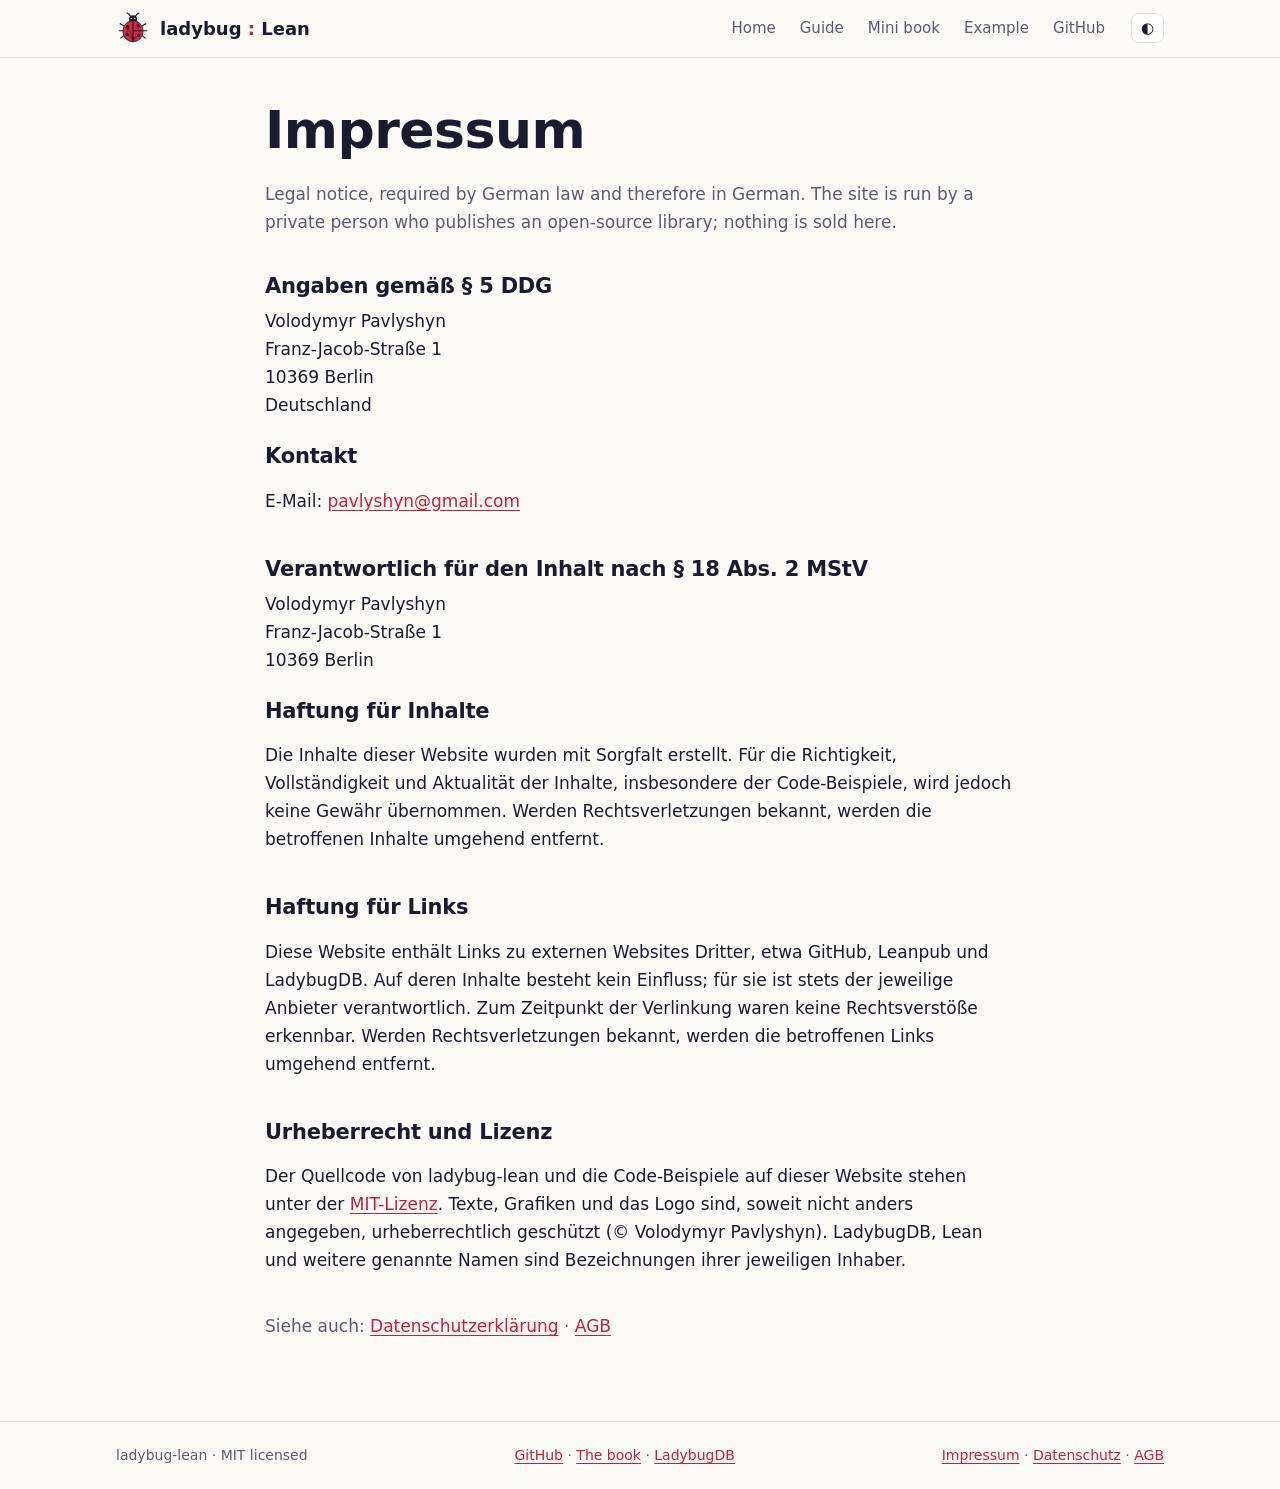
<file: site/impressum.html>
<!doctype html>
<html lang="de">
<head>
  <meta charset="utf-8">
  <meta name="viewport" content="width=device-width, initial-scale=1">
  <title>Impressum · ladybug-lean</title>
  <meta name="description" content="Impressum (legal notice) of the ladybug-lean website.">
  <link rel="icon" href="assets/logo.svg" type="image/svg+xml">
  <link rel="stylesheet" href="assets/style.css">
  <script src="assets/site.js" defer></script>
</head>
<body>
<header class="site-header">
  <div class="inner">
    <a class="brand" href="index.html"><img src="assets/logo.svg" alt=""><span>ladybug<span class="colon"> : </span><span class="full">Lean</span></span></a>
    <nav class="nav" aria-label="Main">
      <a href="index.html">Home</a>
      <a href="guide.html">Guide</a>
      <a href="book.html">Mini book</a>
      <a href="examples.html">Example</a>
      <a href="https://github.com/Volland/ladybug-lean">GitHub</a>
    </nav>
    <button class="theme-toggle" type="button" aria-label="Switch colour theme">◐</button>
  </div>
</header>

<main class="legal">
  <h1>Impressum</h1>
  <p class="muted" lang="en">Legal notice, required by German law and therefore in German. The site is run by a private person who publishes an open-source library; nothing is sold here.</p>

  <section>
    <h2>Angaben gemäß § 5 DDG</h2>
    <address>
      Volodymyr Pavlyshyn<br>
      Franz-Jacob-Straße 1<br>
      10369 Berlin<br>
      Deutschland
    </address>
  </section>

  <section>
    <h2>Kontakt</h2>
    <p>E-Mail: <a href="mailto:pavlyshyn@gmail.com">pavlyshyn@gmail.com</a></p>
  </section>

  <section>
    <h2>Verantwortlich für den Inhalt nach § 18 Abs. 2 MStV</h2>
    <address>
      Volodymyr Pavlyshyn<br>
      Franz-Jacob-Straße 1<br>
      10369 Berlin
    </address>
  </section>

  <section>
    <h2>Haftung für Inhalte</h2>
    <p>Die Inhalte dieser Website wurden mit Sorgfalt erstellt. Für die Richtigkeit, Vollständigkeit und Aktualität der Inhalte, insbesondere der Code-Beispiele, wird jedoch keine Gewähr übernommen. Werden Rechtsverletzungen bekannt, werden die betroffenen Inhalte umgehend entfernt.</p>
  </section>

  <section>
    <h2>Haftung für Links</h2>
    <p>Diese Website enthält Links zu externen Websites Dritter, etwa GitHub, Leanpub und LadybugDB. Auf deren Inhalte besteht kein Einfluss; für sie ist stets der jeweilige Anbieter verantwortlich. Zum Zeitpunkt der Verlinkung waren keine Rechtsverstöße erkennbar. Werden Rechtsverletzungen bekannt, werden die betroffenen Links umgehend entfernt.</p>
  </section>

  <section>
    <h2>Urheberrecht und Lizenz</h2>
    <p>Der Quellcode von ladybug-lean und die Code-Beispiele auf dieser Website stehen unter der <a href="https://github.com/Volland/ladybug-lean/blob/main/LICENSE">MIT-Lizenz</a>. Texte, Grafiken und das Logo sind, soweit nicht anders angegeben, urheberrechtlich geschützt (© Volodymyr Pavlyshyn). LadybugDB, Lean und weitere genannte Namen sind Bezeichnungen ihrer jeweiligen Inhaber.</p>
  </section>

  <p class="muted">Siehe auch: <a href="datenschutz.html">Datenschutzerklärung</a> · <a href="agb.html">AGB</a></p>
</main>

<footer>
  <div class="inner">
    <span>ladybug-lean · MIT licensed</span>
    <span><a href="https://github.com/Volland/ladybug-lean">GitHub</a> · <a href="https://leanpub.com/ladybugdb">The book</a> · <a href="https://github.com/LadybugDB/ladybug">LadybugDB</a></span>
    <span><a href="impressum.html">Impressum</a> · <a href="datenschutz.html">Datenschutz</a> · <a href="agb.html">AGB</a></span>
  </div>
</footer>
</body>
</html>
</file>
<file: site/assets/style.css>
:root {
  --bg: #fbfaf7;
  --surface: #ffffff;
  --surface-2: #f3f1ec;
  --text: #1b1b2f;
  --muted: #5b5b70;
  --accent: #c81e36;
  --accent-soft: #fbe3e6;
  --border: #e4e1d9;
  --code-bg: #1b1b2f;
  --code-text: #ecebf5;
  --kw: #ff8fa3;
  --ty: #8fd3ff;
  --str: #b6e3a1;
  --num: #ffcf8f;
  --com: #8b8ba3;
  --ok: #1f7a4d;
  --err: #b4232f;
  --radius: 10px;
  --max: 1080px;
  color-scheme: light;
}

@media (prefers-color-scheme: dark) {
  :root:not([data-theme="light"]) {
    --bg: #121220;
    --surface: #1a1a2c;
    --surface-2: #22223a;
    --text: #ecebf5;
    --muted: #a5a5bd;
    --accent: #ff5a6e;
    --accent-soft: #3a1f2a;
    --border: #2f2f48;
    --code-bg: #0c0c16;
    color-scheme: dark;
  }
}

:root[data-theme="dark"] {
  --bg: #121220;
  --surface: #1a1a2c;
  --surface-2: #22223a;
  --text: #ecebf5;
  --muted: #a5a5bd;
  --accent: #ff5a6e;
  --accent-soft: #3a1f2a;
  --border: #2f2f48;
  --code-bg: #0c0c16;
  color-scheme: dark;
}

* { box-sizing: border-box; }

/* Grid and flex children may shrink below their content (long code lines scroll inside <pre>). */
.hero > *, .split > *, .grid > *, .doc > * { min-width: 0; }

html { scroll-behavior: smooth; }

body {
  margin: 0;
  overflow-x: hidden;
  overflow-wrap: break-word;
  background: var(--bg);
  color: var(--text);
  font: 17px/1.65 "Inter", system-ui, -apple-system, "Segoe UI", sans-serif;
}

a { color: var(--accent); text-underline-offset: 3px; }

code, pre, kbd { font-family: "JetBrains Mono", ui-monospace, "SF Mono", Menlo, Consolas, monospace; }

/* Header */
.site-header {
  position: sticky;
  top: 0;
  z-index: 10;
  background: color-mix(in srgb, var(--bg) 88%, transparent);
  backdrop-filter: blur(8px);
  border-bottom: 1px solid var(--border);
}

.site-header .inner {
  max-width: var(--max);
  margin: 0 auto;
  padding: 10px 16px;
  display: flex;
  align-items: center;
  gap: 16px;
}

.brand {
  display: flex;
  align-items: center;
  gap: 10px;
  color: var(--text);
  text-decoration: none;
  font-weight: 700;
  font-size: 18px;
  white-space: nowrap;
}

.brand img { width: 34px; height: 34px; }
.brand .colon { color: var(--accent); }

.nav { display: flex; gap: 4px; margin-left: auto; flex-wrap: wrap; }

.nav a {
  color: var(--muted);
  text-decoration: none;
  padding: 6px 10px;
  border-radius: 8px;
  font-size: 15px;
}

.nav a:hover { color: var(--text); background: var(--surface-2); }
.nav a[aria-current="page"] { color: var(--text); background: var(--accent-soft); }

.theme-toggle {
  border: 1px solid var(--border);
  background: var(--surface);
  color: var(--text);
  border-radius: 8px;
  padding: 5px 9px;
  cursor: pointer;
  font-size: 15px;
}

/* Layout */
main { max-width: var(--max); margin: 0 auto; padding: 0 16px 64px; }

section { padding: 40px 0 8px; }

h1, h2, h3 { line-height: 1.25; letter-spacing: -0.01em; }
h1 { font-size: clamp(32px, 6vw, 52px); margin: 0 0 12px; }
h2 { font-size: clamp(24px, 3.6vw, 32px); margin: 0 0 14px; }
h3 { font-size: 20px; margin: 22px 0 8px; }

.lede { font-size: clamp(18px, 2.4vw, 21px); color: var(--muted); max-width: 46em; }

.muted { color: var(--muted); }

/* Hero */
.hero {
  display: grid;
  grid-template-columns: 1.2fr 0.8fr;
  gap: 32px;
  align-items: center;
  padding: 56px 0 24px;
}

.hero .mark { width: min(260px, 70vw); justify-self: center; filter: drop-shadow(0 18px 30px rgba(200, 30, 54, 0.18)); }

.hero .title .colon { color: var(--accent); }

.actions { display: flex; gap: 10px; flex-wrap: wrap; margin-top: 20px; }

.button {
  display: inline-block;
  padding: 10px 16px;
  border-radius: 10px;
  text-decoration: none;
  font-weight: 600;
  border: 1px solid var(--border);
  color: var(--text);
  background: var(--surface);
}

.button.primary { background: var(--accent); color: #fff; border-color: var(--accent); }

/* Cards */
.grid { display: grid; grid-template-columns: repeat(auto-fit, minmax(230px, 1fr)); gap: 14px; }

.card {
  background: var(--surface);
  border: 1px solid var(--border);
  border-radius: var(--radius);
  padding: 16px 18px;
}

.card h3 { margin-top: 0; font-size: 18px; }
.card p { margin: 0; color: var(--muted); }

.split { display: grid; grid-template-columns: 1fr 1fr; gap: 16px; align-items: start; }

/* Code */
pre {
  background: var(--code-bg);
  color: var(--code-text);
  border-radius: var(--radius);
  padding: 14px 16px;
  overflow-x: auto;
  font-size: 14.5px;
  line-height: 1.55;
  margin: 12px 0;
  position: relative;
}

:not(pre) > code {
  background: var(--surface-2);
  border: 1px solid var(--border);
  border-radius: 5px;
  padding: 1px 5px;
  font-size: 0.9em;
}

pre .kw { color: var(--kw); }
pre .ty { color: var(--ty); }
pre .str { color: var(--str); }
pre .num { color: var(--num); }
pre .com { color: var(--com); font-style: italic; }

pre[data-label]::before {
  content: attr(data-label);
  display: block;
  font-size: 12px;
  color: var(--com);
  margin-bottom: 6px;
  text-transform: uppercase;
  letter-spacing: 0.06em;
}

.copy {
  position: absolute;
  top: 8px;
  right: 8px;
  border: 1px solid #3a3a55;
  background: transparent;
  color: var(--code-text);
  border-radius: 6px;
  font-size: 12px;
  padding: 2px 8px;
  cursor: pointer;
  opacity: 0.7;
}

.copy:hover { opacity: 1; }

.error-out {
  border-left: 3px solid var(--err);
  background: var(--surface);
  border-radius: 0 var(--radius) var(--radius) 0;
  padding: 10px 14px;
  font-family: "JetBrains Mono", ui-monospace, monospace;
  font-size: 14px;
  color: var(--err);
  margin: 0 0 12px;
  overflow-x: auto;
}

.ok-out {
  border-left: 3px solid var(--ok);
  background: var(--surface);
  border-radius: 0 var(--radius) var(--radius) 0;
  padding: 10px 14px;
  font-family: "JetBrains Mono", ui-monospace, monospace;
  font-size: 14px;
  color: var(--ok);
  margin: 0 0 12px;
  overflow-x: auto;
  white-space: pre;
}

/* Docs layout */
.doc { display: grid; grid-template-columns: 220px minmax(0, 1fr); gap: 32px; padding-top: 32px; }

.toc { position: sticky; top: 72px; align-self: start; font-size: 15px; }
.toc ol, .toc ul { list-style: none; padding: 0; margin: 0; }
.toc a { display: block; padding: 4px 8px; border-radius: 6px; color: var(--muted); text-decoration: none; }
.toc a:hover { background: var(--surface-2); color: var(--text); }
.toc .label { font-size: 12px; text-transform: uppercase; letter-spacing: 0.08em; color: var(--muted); margin: 0 8px 8px; }

.doc article section { padding-top: 24px; border-top: 1px solid var(--border); }
.doc article section:first-child { border-top: 0; padding-top: 0; }

.chapter-num { color: var(--accent); font-weight: 700; margin-right: 6px; }

.callout {
  background: var(--accent-soft);
  border: 1px solid color-mix(in srgb, var(--accent) 30%, transparent);
  border-radius: var(--radius);
  padding: 14px 16px;
  margin: 18px 0;
}

.callout strong { color: var(--accent); }

table { border-collapse: collapse; width: 100%; font-size: 15px; margin: 12px 0; display: block; overflow-x: auto; }
th, td { text-align: left; padding: 8px 10px; border-bottom: 1px solid var(--border); vertical-align: top; }
th { color: var(--muted); font-weight: 600; }

/* Diagram */
.diagram { width: 100%; height: auto; max-width: 720px; display: block; margin: 12px auto; }
.diagram text { font: 13px "Inter", system-ui, sans-serif; fill: var(--text); }
.diagram .node { fill: var(--surface); stroke: var(--accent); stroke-width: 2; }
.diagram .edge { stroke: var(--muted); stroke-width: 1.6; fill: none; }
.diagram .lbl { fill: var(--muted); font-size: 12px; }
.diagram .box { fill: var(--surface); stroke: var(--border); stroke-width: 1.5; }
.diagram .hl { fill: var(--accent-soft); stroke: var(--accent); stroke-width: 1.5; }

/* Legal pages */
.legal { max-width: 46em; padding-top: 40px; }
.legal section { padding: 20px 0 4px; }
.legal h2 { font-size: 21px; margin-bottom: 8px; }
.legal address { font-style: normal; }
.legal ul { padding-left: 1.3em; }

/* Footer */
footer {
  border-top: 1px solid var(--border);
  color: var(--muted);
  font-size: 14px;
}

footer .inner { max-width: var(--max); margin: 0 auto; padding: 22px 16px; display: flex; gap: 16px; flex-wrap: wrap; justify-content: space-between; }

@media (max-width: 820px) {
  .hero, .split { grid-template-columns: 1fr; }
  .hero .mark { order: -1; width: 160px; }
  .doc { grid-template-columns: 1fr; }
  .toc { position: static; border: 1px solid var(--border); border-radius: var(--radius); padding: 10px; }
  .site-header .inner { flex-wrap: wrap; row-gap: 4px; }
  .nav { order: 3; width: 100%; margin-left: 0; gap: 0; }
  .nav a { padding: 5px 8px; font-size: 14px; }
  .theme-toggle { margin-left: auto; }
}
</file>
